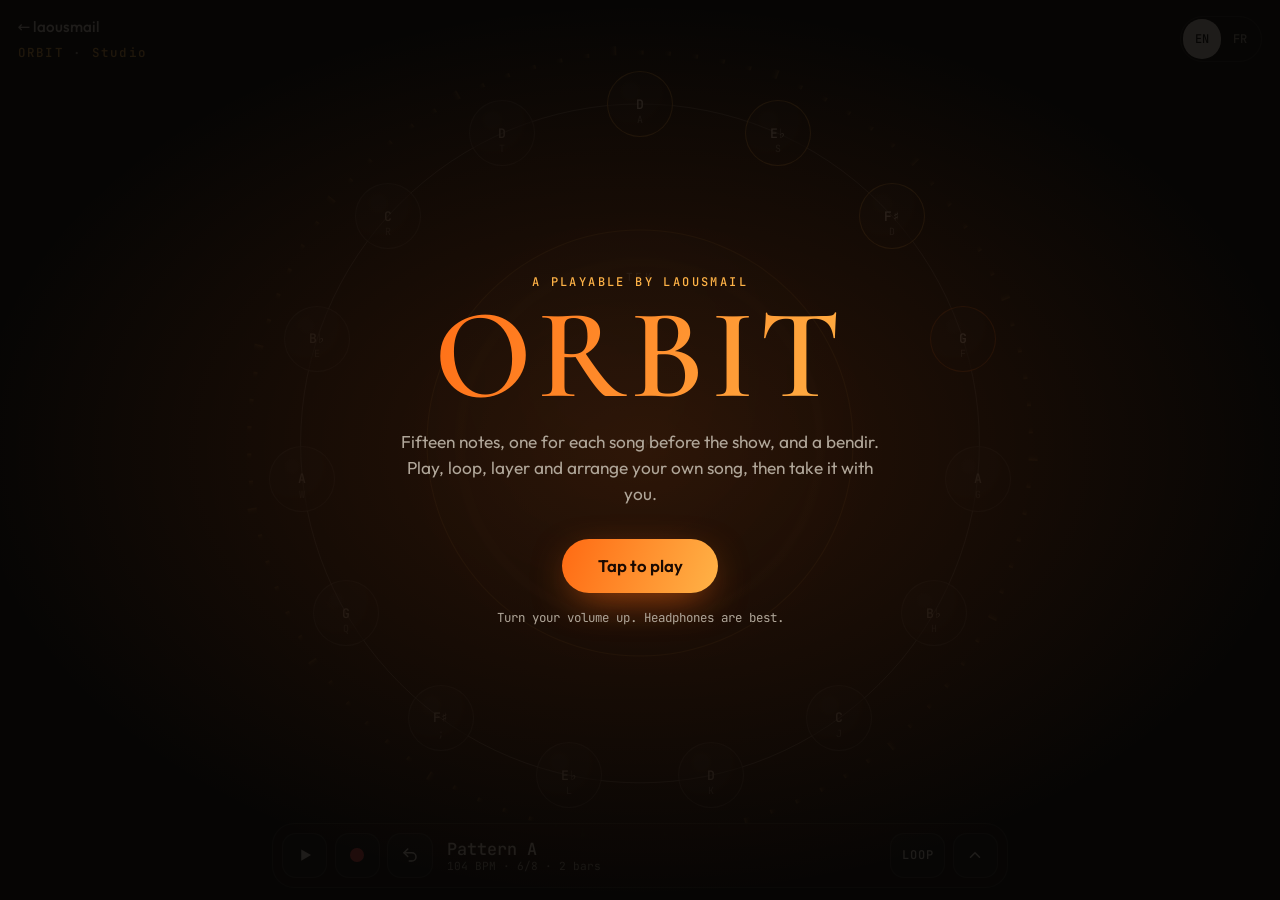
<file: play/index.html>
<!doctype html>
<html lang="en" data-theme="dark">
<head>
<meta charset="UTF-8" />
<meta http-equiv="Content-Security-Policy" content="default-src 'self'; script-src 'self' 'unsafe-inline'; style-src 'self' 'unsafe-inline'; font-src 'self'; img-src 'self' data: blob:; media-src 'self' blob: data:; connect-src 'self' https://cloud.umami.is; object-src 'none'; base-uri 'self'; form-action 'none'" />
<style>html{background:#070605;color-scheme:dark}</style>
<script>(function(){try{var l=localStorage.getItem("laousmail-lang");document.documentElement.lang=l==="fr"?"fr":"en"}catch(e){}document.documentElement.classList.add("js")})();</script>
<meta name="viewport" content="width=device-width, initial-scale=1, viewport-fit=cover" />
<meta name="description" content="ORBIT, a playable by laousmail: 15 notes, one for each song, a bendir and a drone. Loop, layer, arrange and bounce a song in your browser, free to use in your own music." />
<meta name="theme-color" content="#070605" />
<link rel="canonical" href="https://laousmail.com/play/" />
<meta property="og:type" content="website" />
<meta property="og:title" content="ORBIT · a playable by laousmail" />
<meta property="og:description" content="15 notes, one for each song. Loop, layer, arrange, and bounce your song." />
<meta property="og:image" content="https://laousmail.com/media/portrait-guitar.webp" />
<link rel="icon" type="image/svg+xml" href="../favicon.svg" />
<link rel="preload" href="../fonts/outfit-latin.woff2" as="font" type="font/woff2" crossorigin />
<link rel="preload" href="../fonts/cormorant-garamond-latin.woff2" as="font" type="font/woff2" crossorigin />
<link rel="preload" href="../fonts/jetbrains-mono-latin.woff2" as="font" type="font/woff2" crossorigin />
<link rel="stylesheet" href="../fonts.css" />
<link rel="stylesheet" href="play.css" />
<title>ORBIT · a playable by laousmail</title>
</head>
<body>
<canvas class="field" data-field aria-hidden="true"></canvas>

<header class="corner corner-tl">
  <a class="back" href="../"><span aria-hidden="true">←</span> laousmail</a>
  <h1 class="title">ORBIT <span>·</span> <span data-lang="en">Studio</span><span data-lang="fr">Studio</span></h1>
</header>

<div class="corner corner-tr">
  <div class="lang" role="group" aria-label="Language">
    <button type="button" data-lang-btn="en" aria-pressed="true">EN</button>
    <button type="button" data-lang-btn="fr" aria-pressed="false">FR</button>
  </div>
</div>

<!-- The instrument -->
<main class="stage" data-stage aria-label="ORBIT instrument">
  <div class="ring" data-ring role="group" aria-label="15 notes"></div>
  <!-- One drum, two strokes, like a real bendir: dum in the centre, tek at the rim -->
  <button type="button" class="bendir" data-bendir aria-label="Bendir: centre plays dum (V key), rim plays tek (B key)">
    <span class="bendir-rim" aria-hidden="true">tek</span>
    <span class="bendir-face" aria-hidden="true">dum</span>
  </button>
</main>

<!-- The studio: transport always visible, five panels behind tabs -->
<section class="dock" data-dock aria-label="Studio">
  <div class="dock-bar">
    <button type="button" class="tbtn play" data-play aria-pressed="false" aria-label="Play">
      <svg class="i-play" viewBox="0 0 24 24" width="18" height="18" fill="currentColor" aria-hidden="true"><path d="M7 4.5v15l13-7.5z"/></svg>
      <svg class="i-stop" viewBox="0 0 24 24" width="16" height="16" fill="currentColor" aria-hidden="true"><path d="M6 6h12v12H6z"/></svg>
    </button>
    <button type="button" class="tbtn rec" data-rec aria-pressed="false" aria-label="Record">
      <i aria-hidden="true"></i>
    </button>
    <button type="button" class="tbtn" data-undo aria-label="Undo last layer">
      <svg viewBox="0 0 24 24" width="18" height="18" fill="none" stroke="currentColor" stroke-width="2" stroke-linecap="round" stroke-linejoin="round" aria-hidden="true"><path d="M9 14 4 9l5-5"/><path d="M4 9h10.5a5.5 5.5 0 0 1 0 11H11"/></svg>
    </button>
    <div class="readout" aria-live="off">
      <strong data-pos>1.1</strong>
      <span data-pos-sub>104 BPM · 6/8</span>
    </div>
    <button type="button" class="tbtn mode" data-mode aria-pressed="false">
      <span data-mode-label>Loop</span>
    </button>
    <button type="button" class="tbtn expand" data-expand aria-expanded="false" aria-controls="dock-panels" aria-label="Open studio">
      <svg viewBox="0 0 24 24" width="18" height="18" fill="none" stroke="currentColor" stroke-width="2" stroke-linecap="round" aria-hidden="true"><path d="m6 15 6-6 6 6"/></svg>
    </button>
  </div>

  <div class="dock-panels" id="dock-panels" data-panels hidden>
    <div class="tabs" role="tablist" aria-label="Studio sections">
      <button type="button" role="tab" data-tab="loop" aria-selected="true"><span data-lang="en">Loop</span><span data-lang="fr">Boucle</span></button>
      <button type="button" role="tab" data-tab="arrange" aria-selected="false"><span data-lang="en">Arrange</span><span data-lang="fr">Arranger</span></button>
      <button type="button" role="tab" data-tab="mix" aria-selected="false"><span data-lang="en">Mix</span><span data-lang="fr">Mix</span></button>
      <button type="button" role="tab" data-tab="setup" aria-selected="false"><span data-lang="en">Setup</span><span data-lang="fr">Réglages</span></button>
      <button type="button" role="tab" data-tab="file" aria-selected="false"><span data-lang="en">File</span><span data-lang="fr">Fichier</span></button>
    </div>

    <!-- Loop: patterns and their layers -->
    <div class="panel" role="tabpanel" data-panel="loop">
      <div class="row">
        <span class="label"><span data-lang="en">Pattern</span><span data-lang="fr">Motif</span></span>
        <div class="seg" data-patterns role="group" aria-label="Patterns"></div>
        <button type="button" class="chipbtn" data-pat-drone aria-pressed="false"><i aria-hidden="true"></i><span data-lang="en">Drone</span><span data-lang="fr">Bourdon</span></button>
        <button type="button" class="chipbtn" data-pat-groove aria-pressed="false"><i aria-hidden="true"></i><span data-lang="en">Groove</span><span data-lang="fr">Groove</span></button>
      </div>
      <ul class="layers" data-layers></ul>
      <div class="row end">
        <button type="button" class="textbtn" data-copy-pattern><span data-lang="en">Copy to next empty</span><span data-lang="fr">Copier vers un motif vide</span></button>
        <button type="button" class="textbtn danger" data-clear-pattern><span data-lang="en">Clear pattern</span><span data-lang="fr">Vider le motif</span></button>
      </div>
    </div>

    <!-- Arrange: the song, as a chain of patterns -->
    <div class="panel" role="tabpanel" data-panel="arrange" hidden>
      <p class="hint"><span data-lang="en">Build the song from patterns. In Song mode the transport plays this chain.</span><span data-lang="fr">Construis la chanson avec les motifs. En mode Chanson, la lecture suit cette suite.</span></p>
      <ol class="arrangement" data-arrangement></ol>
      <div class="row">
        <span class="label"><span data-lang="en">Add</span><span data-lang="fr">Ajouter</span></span>
        <div class="seg" data-arr-add role="group" aria-label="Add pattern to the song"></div>
        <button type="button" class="textbtn danger" data-arr-clear><span data-lang="en">Clear song</span><span data-lang="fr">Vider la chanson</span></button>
      </div>
      <p class="hint" data-arr-length></p>
    </div>

    <!-- Mix -->
    <div class="panel" role="tabpanel" data-panel="mix" hidden>
      <div class="mixer" data-mixer></div>
    </div>

    <!-- Setup -->
    <div class="panel" role="tabpanel" data-panel="setup" hidden>
      <div class="row">
        <span class="label">Tempo</span>
        <button type="button" class="chipbtn sq" data-bpm-down aria-label="Slower">−</button>
        <input class="bpm" data-bpm type="range" min="60" max="160" step="1" value="104" aria-label="Tempo, beats per minute" />
        <button type="button" class="chipbtn sq" data-bpm-up aria-label="Faster">+</button>
        <strong class="bpm-val" data-bpm-val>104</strong>
      </div>
      <div class="row">
        <span class="label"><span data-lang="en">Meter</span><span data-lang="fr">Mesure</span></span>
        <div class="seg" data-meter role="group" aria-label="Meter">
          <button type="button" data-v="6/8">6/8</button><button type="button" data-v="4/4">4/4</button>
        </div>
        <span class="label"><span data-lang="en">Bars</span><span data-lang="fr">Mesures</span></span>
        <div class="seg" data-bars role="group" aria-label="Loop length in bars">
          <button type="button" data-v="1">1</button><button type="button" data-v="2">2</button><button type="button" data-v="4">4</button>
        </div>
      </div>
      <div class="row">
        <span class="label">Quantize</span>
        <div class="seg" data-quant role="group" aria-label="Quantize">
          <button type="button" data-v="0"><span data-lang="en">Off</span><span data-lang="fr">Non</span></button><button type="button" data-v="0.5">1/8</button><button type="button" data-v="0.25">1/16</button>
        </div>
        <button type="button" class="chipbtn" data-click aria-pressed="true"><i aria-hidden="true"></i><span data-lang="en">Click</span><span data-lang="fr">Métronome</span></button>
      </div>
    </div>

    <!-- File -->
    <div class="panel" role="tabpanel" data-panel="file" hidden>
      <div class="row">
        <button type="button" class="chipbtn strong" data-bounce="song"><span data-lang="en">Bounce song (WAV)</span><span data-lang="fr">Exporter la chanson (WAV)</span></button>
        <button type="button" class="chipbtn" data-bounce="loop"><span data-lang="en">Bounce loop</span><span data-lang="fr">Exporter la boucle</span></button>
      </div>
      <p class="take" data-take hidden></p>
      <div class="row">
        <button type="button" class="chipbtn" data-save><span data-lang="en">Save project</span><span data-lang="fr">Enregistrer le projet</span></button>
        <label class="chipbtn" for="open-project"><span data-lang="en">Open project</span><span data-lang="fr">Ouvrir un projet</span></label>
        <input id="open-project" class="visually-hidden" type="file" accept=".json,application/json" data-open />
        <button type="button" class="textbtn danger" data-new><span data-lang="en">New project</span><span data-lang="fr">Nouveau projet</span></button>
      </div>
      <p class="hint">
        <span data-lang="en">Your project saves on this device as you go. Free to use in your own music. Credit laousmail.</span>
        <span data-lang="fr">Ton projet s’enregistre sur cet appareil au fur et à mesure. Libre d’utilisation dans ta musique. Crédite laousmail.</span>
      </p>
      <p class="hint keys">
        <span data-lang="en">Keys: A–; and Q–T play notes · V dum · B tek · Space play/stop · Shift+R record · ⌘/Ctrl+Z undo</span>
        <span data-lang="fr">Touches: A–; et Q–T jouent les notes · V dum · B tek · Espace lecture/stop · Maj+R enregistrer · ⌘/Ctrl+Z annuler</span>
      </p>
    </div>
  </div>
</section>

<!-- Start: audio needs a tap before it can play -->
<div class="start" data-start>
  <div class="start-card">
    <p class="start-kicker"><span data-lang="en">A playable by laousmail</span><span data-lang="fr">Un jouable de laousmail</span></p>
    <h2>ORBIT</h2>
    <p class="start-lead">
      <span data-lang="en">Fifteen notes, one for each song before the show, and a bendir. Play, loop, layer and arrange your own song, then take it with you.</span>
      <span data-lang="fr">Quinze notes, une pour chaque chanson avant le spectacle, et un bendir. Joue, boucle, superpose et arrange ta chanson, puis emporte-la.</span>
    </p>
    <button type="button" class="start-btn" data-begin>
      <span data-lang="en">Tap to play</span><span data-lang="fr">Touche pour jouer</span>
    </button>
    <p class="start-note"><span data-lang="en">Turn your volume up. Headphones are best.</span><span data-lang="fr">Monte le volume. Avec un casque, c’est mieux.</span></p>
  </div>
</div>

<!-- Shown only if the phone keeps the sound paused -->
<button type="button" class="sound-note" data-sound-note hidden>
  <span data-lang="en">Sound is paused. Tap here to turn it on.</span>
  <span data-lang="fr">Le son est en pause. Touche ici pour l’activer.</span>
</button>

<div class="toast" data-toast role="status" hidden></div>
<p class="visually-hidden" aria-live="polite" data-status></p>

<script src="play.js" defer></script>
<script src="../stats.js" defer></script>
</body>
</html>
</file>
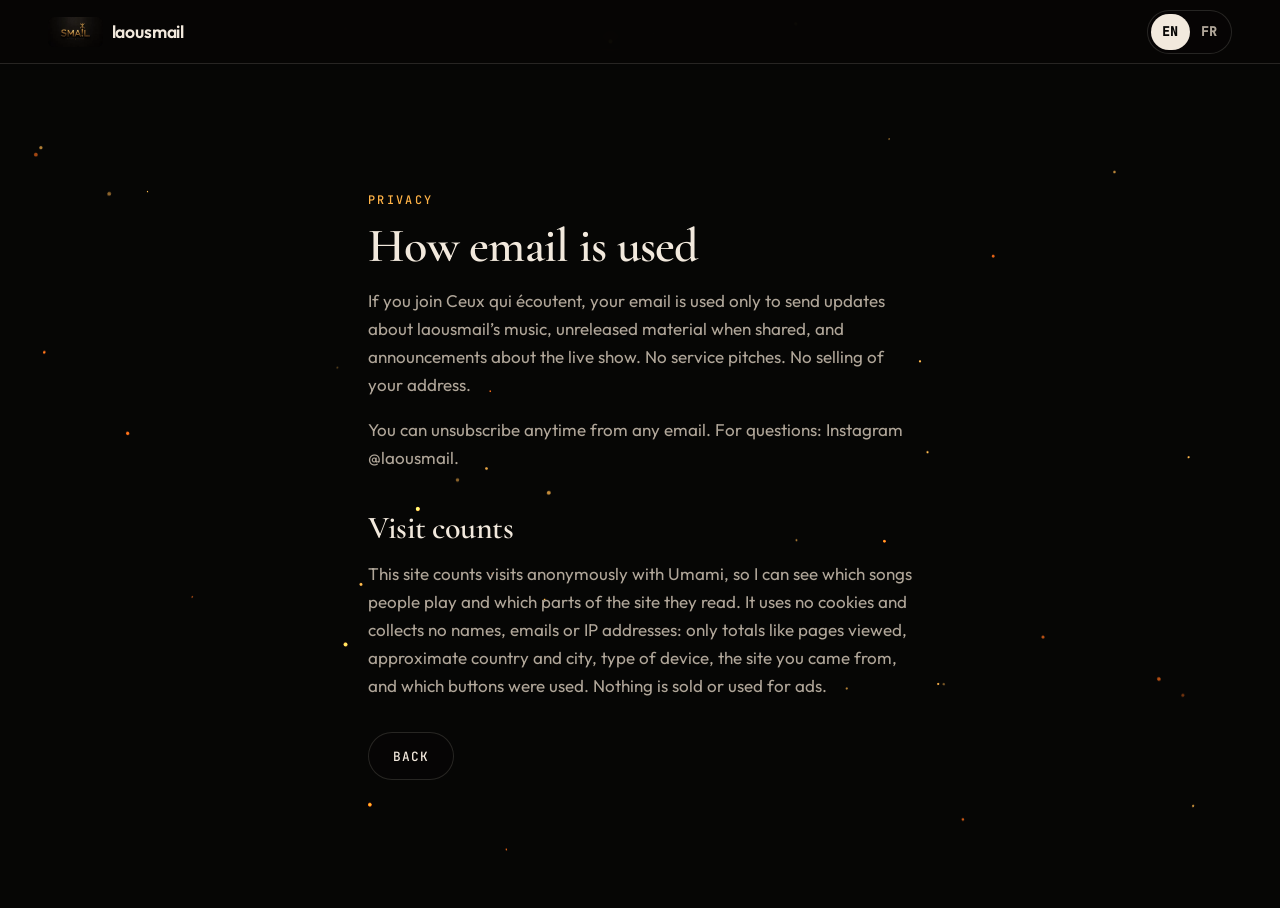
<file: privacy.html>
<!doctype html>
<html lang="en" data-theme="dark">
<head>
<meta charset="UTF-8" />
<meta http-equiv="Content-Security-Policy" content="default-src 'self'; script-src 'self' 'unsafe-inline' https://*.mailerlite.com https://mailerlite.com; style-src 'self' 'unsafe-inline' https://*.mailerlite.com https://mailerlite.com; font-src 'self' data: https://*.mailerlite.com https://mailerlite.com; img-src 'self' data: blob: https://*.spotifycdn.com https://i.scdn.co https://*.mailerlite.com https://mailerlite.com; media-src 'self' blob: https://p.scdn.co; connect-src 'self' https://cloud.umami.is https://*.mailerlite.com https://mailerlite.com; frame-src https://*.mailerlite.com https://mailerlite.com; form-action 'self' https://*.mailerlite.com https://mailerlite.com; object-src 'none'; base-uri 'self'" />
<meta name="viewport" content="width=device-width, initial-scale=1, viewport-fit=cover" />
<meta name="theme-color" content="#070605" />
<style>html{background:#070605;color-scheme:dark}html[data-theme=light]{background:#f6f1ea;color-scheme:light}</style>
<script>(function(){try{var t=localStorage.getItem("laousmail-theme");if(t!=="light"&&t!=="dark")t="dark";document.documentElement.setAttribute("data-theme",t);var m=document.querySelector('meta[name="theme-color"]');if(m)m.setAttribute("content",t==="light"?"#f6f1ea":"#070605")}catch(e){document.documentElement.setAttribute("data-theme","dark")}})();</script>
<meta name="mobile-web-app-capable" content="yes" />
<meta name="apple-mobile-web-app-capable" content="yes" />
<meta name="apple-mobile-web-app-status-bar-style" content="black-translucent" />
<meta name="description" content="Privacy note for laousmail fan updates: how email is used for songs and show announcements." />
<meta name="robots" content="index, follow" />
<link rel="canonical" href="https://laousmail.com/privacy.html" />
<link rel="icon" type="image/svg+xml" href="favicon.svg" />
<link rel="preload" href="fonts/outfit-latin.woff2" as="font" type="font/woff2" crossorigin />
<link rel="preload" href="fonts/cormorant-garamond-latin.woff2" as="font" type="font/woff2" crossorigin />
<link rel="preload" href="fonts/jetbrains-mono-latin.woff2" as="font" type="font/woff2" crossorigin />
<link rel="stylesheet" href="fonts.css" />
<link rel="stylesheet" href="site.css" />
<link rel="stylesheet" href="orbit.css" />
<title>Privacy · laousmail</title>
</head>
<body>
<header class="nav">
  <a class="brand" href="index.html" aria-label="laousmail"><img class="brand-mark" src="media/brand-smail.webp" alt="SMA!L" width="120" height="66" /><span class="brand-name">laousmail</span></a>
  <div class="tools">
    <div class="lang" role="group" aria-label="Language">
      <button type="button" data-lang-btn="en" aria-pressed="true">EN</button>
      <button type="button" data-lang-btn="fr" aria-pressed="false">FR</button>
    </div>
  </div>
</header>
<main class="sec" style="max-width:40rem;margin:0 auto">
  <p class="eyebrow">
    <span data-lang="en">Privacy</span><span data-lang="fr">Confidentialité</span>
  </p>
  <h1 style="font-family:'Cormorant Garamond',Georgia,serif;font-size:clamp(2rem,5vw,3rem);margin:0 0 1rem">
    <span data-lang="en">How email is used</span>
    <span data-lang="fr">Comment l’email est utilisé</span>
  </h1>
  <p style="color:var(--mute)">
    <span data-lang="en">If you join Ceux qui écoutent, your email is used only to send updates about laousmail’s music, unreleased material when shared, and announcements about the live show. No service pitches. No selling of your address.</span>
    <span data-lang="fr">Si tu rejoins Ceux qui écoutent, ton email sert uniquement à t’envoyer des nouvelles de la musique de laousmail, du matériel inédit quand il est partagé, et des annonces sur le spectacle. Pas de pitch de services. Pas de revente de ton adresse.</span>
  </p>
  <p style="color:var(--mute)">
    <span data-lang="en">You can unsubscribe anytime from any email. For questions: Instagram @laousmail.</span>
    <span data-lang="fr">Tu peux te désinscrire à tout moment depuis n’importe quel email. Pour toute question : Instagram @laousmail.</span>
  </p>
  <h2 style="font-family:'Cormorant Garamond',Georgia,serif;font-size:clamp(1.5rem,4vw,2rem);margin:2.5rem 0 1rem">
    <span data-lang="en">Visit counts</span>
    <span data-lang="fr">Statistiques de visite</span>
  </h2>
  <p style="color:var(--mute)">
    <span data-lang="en">This site counts visits anonymously with Umami, so I can see which songs people play and which parts of the site they read. It uses no cookies and collects no names, emails or IP addresses: only totals like pages viewed, approximate country and city, type of device, the site you came from, and which buttons were used. Nothing is sold or used for ads.</span>
    <span data-lang="fr">Ce site compte les visites de façon anonyme avec Umami, pour que je sache quelles chansons sont écoutées et quelles parties du site sont lues. Il n’utilise aucun témoin (cookie) et ne recueille ni nom, ni email, ni adresse IP: seulement des totaux comme les pages vues, le pays et la ville approximatifs, le type d’appareil, le site d’où tu viens, et les boutons utilisés. Rien n’est vendu ni utilisé pour de la publicité.</span>
  </p>
  <p style="margin-top:2rem"><a class="btn ghost" href="index.html"><span data-lang="en">Back</span><span data-lang="fr">Retour</span></a></p>
</main>
<script src="artist.js" defer></script>
<script src="field.js" defer></script>
<script src="stats.js" defer></script>
</body>
</html>
</file>
<file: fonts.css>
/* Fonts, served from this site (variable files: one per family and alphabet). */

@font-face {
  font-family: "Cormorant Garamond";
  font-style: normal;
  font-weight: 500 600;
  font-display: swap;
  src: url("fonts/cormorant-garamond-latin-ext.woff2") format("woff2");
  unicode-range: U+0100-02BA, U+02BD-02C5, U+02C7-02CC, U+02CE-02D7, U+02DD-02FF, U+0304, U+0308, U+0329, U+1D00-1DBF, U+1E00-1E9F, U+1EF2-1EFF, U+2020, U+20A0-20AB, U+20AD-20C4, U+2113, U+2C60-2C7F, U+A720-A7FF;
}

@font-face {
  font-family: "Cormorant Garamond";
  font-style: normal;
  font-weight: 500 600;
  font-display: swap;
  src: url("fonts/cormorant-garamond-latin.woff2") format("woff2");
  unicode-range: U+0000-00FF, U+0131, U+0152-0153, U+02BB-02BC, U+02C6, U+02DA, U+02DC, U+0304, U+0308, U+0329, U+2000-206F, U+20AC, U+2122, U+2191, U+2193, U+2212, U+2215, U+FEFF, U+FFFD;
}

@font-face {
  font-family: "JetBrains Mono";
  font-style: normal;
  font-weight: 400 500;
  font-display: swap;
  src: url("fonts/jetbrains-mono-latin-ext.woff2") format("woff2");
  unicode-range: U+0100-02BA, U+02BD-02C5, U+02C7-02CC, U+02CE-02D7, U+02DD-02FF, U+0304, U+0308, U+0329, U+1D00-1DBF, U+1E00-1E9F, U+1EF2-1EFF, U+2020, U+20A0-20AB, U+20AD-20C4, U+2113, U+2C60-2C7F, U+A720-A7FF;
}

@font-face {
  font-family: "JetBrains Mono";
  font-style: normal;
  font-weight: 400 500;
  font-display: swap;
  src: url("fonts/jetbrains-mono-latin.woff2") format("woff2");
  unicode-range: U+0000-00FF, U+0131, U+0152-0153, U+02BB-02BC, U+02C6, U+02DA, U+02DC, U+0304, U+0308, U+0329, U+2000-206F, U+20AC, U+2122, U+2191, U+2193, U+2212, U+2215, U+FEFF, U+FFFD;
}

@font-face {
  font-family: "Outfit";
  font-style: normal;
  font-weight: 300 600;
  font-display: swap;
  src: url("fonts/outfit-latin-ext.woff2") format("woff2");
  unicode-range: U+0100-02BA, U+02BD-02C5, U+02C7-02CC, U+02CE-02D7, U+02DD-02FF, U+0304, U+0308, U+0329, U+1D00-1DBF, U+1E00-1E9F, U+1EF2-1EFF, U+2020, U+20A0-20AB, U+20AD-20C4, U+2113, U+2C60-2C7F, U+A720-A7FF;
}

@font-face {
  font-family: "Outfit";
  font-style: normal;
  font-weight: 300 600;
  font-display: swap;
  src: url("fonts/outfit-latin.woff2") format("woff2");
  unicode-range: U+0000-00FF, U+0131, U+0152-0153, U+02BB-02BC, U+02C6, U+02DA, U+02DC, U+0304, U+0308, U+0329, U+2000-206F, U+20AC, U+2122, U+2191, U+2193, U+2212, U+2215, U+FEFF, U+FFFD;
}
</file>
<file: play/play.css>
/* ORBIT · Studio — a playable by laousmail.
   The instrument fills the screen: the canvas draws the sound, the ring of
   pads plays it, and the ring doubles as a circular timeline when looping.
   The studio dock sits at the bottom: transport always visible, panels
   behind tabs. Labels use a small mono face. */

:root {
  --bg: #070605;
  --bg2: #120e0b;
  --ink: #f2e9dd;
  --mute: #b0a699;
  --line: rgba(242, 233, 221, 0.14);
  --hot: #ff6a13;
  --gold: #ffb347;
  --rec: #ff4b4b;
  --on: #1a0a02;
  --mono: "JetBrains Mono", ui-monospace, monospace;
  --sans: "Outfit", system-ui, sans-serif;
  --serif: "Cormorant Garamond", Georgia, serif;
  --ease: cubic-bezier(0.22, 1, 0.36, 1);
  --dock-h: 72px;
  color-scheme: dark;
}

*,
*::before,
*::after {
  box-sizing: border-box;
}

html,
body {
  height: 100%;
}

body {
  margin: 0;
  overflow: hidden;
  background: var(--bg);
  color: var(--ink);
  font: 400 1rem/1.5 var(--sans);
  -webkit-font-smoothing: antialiased;
  touch-action: none;
  -webkit-user-select: none;
  user-select: none;
}

html[lang="en"] [data-lang="fr"],
html[lang="fr"] [data-lang="en"] {
  display: none !important;
}

[hidden] {
  display: none !important;
}

button,
input,
label {
  font: inherit;
  color: inherit;
}

:focus-visible {
  outline: 2px solid var(--gold);
  outline-offset: 3px;
}

.visually-hidden {
  position: absolute !important;
  width: 1px;
  height: 1px;
  overflow: hidden;
  clip: rect(0, 0, 0, 0);
  white-space: nowrap;
}

.field {
  position: fixed;
  inset: 0;
  width: 100%;
  height: 100%;
  display: block;
}

/* ——— Corners ——— */
.corner {
  position: fixed;
  z-index: 5;
  margin: 0;
  font-family: var(--mono);
  font-size: 0.78rem;
  letter-spacing: 0.04em;
  color: var(--mute);
}

.corner-tl {
  top: calc(1rem + env(safe-area-inset-top));
  left: 1.1rem;
}

.corner-tr {
  top: calc(1rem + env(safe-area-inset-top));
  right: 1.1rem;
}

.back {
  color: var(--ink);
  text-decoration: none;
  font-family: var(--sans);
  font-size: 0.95rem;
  font-weight: 500;
  letter-spacing: 0;
}

.back:hover {
  color: var(--gold);
}

.title {
  margin: 0.35rem 0 0;
  font: 500 0.78rem var(--mono);
  letter-spacing: 0.18em;
  color: var(--gold);
}

.title span:first-child {
  color: var(--mute);
}

.lang {
  display: flex;
  border: 1px solid var(--line);
  border-radius: 99px;
  padding: 2px;
}

.lang button {
  min-width: 2.4rem;
  min-height: 2.5rem;
  border: 0;
  border-radius: 99px;
  background: none;
  color: var(--mute);
  font: 500 0.75rem var(--mono);
  cursor: pointer;
}

.lang button[aria-pressed="true"] {
  background: var(--ink);
  color: var(--bg);
}

/* ——— The instrument ——— */
.stage {
  position: fixed;
  inset: 0;
  z-index: 2;
}

.ring {
  position: absolute;
  inset: 0;
}

.pad {
  position: absolute;
  left: 0;
  top: 0;
  display: grid;
  place-items: center;
  width: var(--pad, 56px);
  height: var(--pad, 56px);
  padding: 0;
  border: 1.5px solid color-mix(in srgb, var(--ink) 22%, transparent);
  border-radius: 50%;
  background: radial-gradient(circle at 35% 30%, rgba(255, 255, 255, 0.08), rgba(7, 6, 5, 0.75) 70%);
  color: var(--mute);
  cursor: pointer;
  transform: translate(-50%, -50%);
  transition: border-color 0.25s, color 0.25s, box-shadow 0.4s var(--ease), scale 0.25s var(--ease);
  touch-action: none;
}

.pad b {
  font: 500 0.82rem var(--mono);
  pointer-events: none;
}

.pad small {
  position: absolute;
  bottom: 16%;
  font: 400 0.62rem var(--mono);
  opacity: 0.55;
  pointer-events: none;
}

@media (hover: none) {
  .pad small {
    display: none;
  }
}

.pad.is-out {
  border-color: color-mix(in srgb, var(--gold) 70%, transparent);
  color: var(--ink);
}

.pad.is-studio {
  border-color: color-mix(in srgb, var(--hot) 75%, transparent);
  color: var(--ink);
}

.pad.is-hit {
  color: var(--on);
  background: var(--gold);
  border-color: var(--gold);
  box-shadow: 0 0 34px 6px color-mix(in srgb, var(--gold) 60%, transparent);
  scale: 1.12;
  transition: none;
}

.pad.is-studio.is-hit {
  background: var(--hot);
  border-color: var(--hot);
}

.bendir {
  position: absolute;
  left: 50%;
  top: 50%;
  display: grid;
  place-items: center;
  width: var(--core, 150px);
  height: var(--core, 150px);
  border: 1.5px solid color-mix(in srgb, var(--gold) 40%, transparent);
  border-radius: 50%;
  background:
    radial-gradient(circle, transparent 58%, rgba(255, 179, 71, 0.08) 59% 61%, transparent 62%),
    radial-gradient(circle at 40% 35%, rgba(255, 220, 170, 0.12), rgba(7, 6, 5, 0.55) 70%);
  cursor: pointer;
  transform: translate(-50%, -50%);
  transition: scale 0.3s var(--ease), border-color 0.2s;
  touch-action: none;
}

.bendir-face,
.bendir-rim {
  position: absolute;
  left: 50%;
  font: 500 0.7rem var(--mono);
  letter-spacing: 0.2em;
  text-transform: uppercase;
  color: var(--mute);
  pointer-events: none;
  transform: translateX(-50%);
}

.bendir-face {
  top: 50%;
  translate: 0 -50%;
}

.bendir-rim {
  top: 9%;
  opacity: 0.8;
}

.bendir.is-hit {
  scale: 0.96;
  border-color: var(--gold);
  transition: none;
}

.bendir.is-rim .bendir-rim,
.bendir.is-hit:not(.is-rim) .bendir-face {
  color: var(--gold);
}

/* ——— The studio dock ——— */
.dock {
  position: fixed;
  left: 50%;
  bottom: calc(0.75rem + env(safe-area-inset-bottom));
  z-index: 6;
  width: min(calc(100% - 1.5rem), 46rem);
  border: 1px solid var(--line);
  border-radius: 22px;
  background: rgba(14, 11, 9, 0.9);
  -webkit-backdrop-filter: blur(16px);
  backdrop-filter: blur(16px);
  box-shadow: 0 20px 50px -20px rgba(0, 0, 0, 0.8);
  transform: translateX(-50%);
  font-family: var(--mono);
  font-size: 0.78rem;
}

.dock-bar {
  display: flex;
  align-items: center;
  gap: 0.45rem;
  padding: 0.55rem;
}

.tbtn {
  display: grid;
  place-items: center;
  flex: 0 0 auto;
  min-width: 2.85rem;
  height: 2.85rem;
  padding: 0 0.7rem;
  border: 1px solid var(--line);
  border-radius: 14px;
  background: rgba(255, 255, 255, 0.03);
  color: var(--ink);
  font: 500 0.75rem var(--mono);
  letter-spacing: 0.06em;
  text-transform: uppercase;
  cursor: pointer;
  transition: border-color 0.2s, background 0.2s, color 0.2s;
}

.tbtn:hover {
  border-color: var(--gold);
}

.tbtn:disabled {
  opacity: 0.4;
  cursor: default;
}

.tbtn.play .i-stop,
.tbtn.play[aria-pressed="true"] .i-play {
  display: none;
}

.tbtn.play[aria-pressed="true"] .i-stop {
  display: block;
}

.tbtn.play[aria-pressed="true"] {
  background: var(--gold);
  border-color: var(--gold);
  color: var(--on);
}

.tbtn.rec i {
  width: 14px;
  height: 14px;
  border-radius: 50%;
  background: var(--rec);
}

.tbtn.rec[aria-pressed="true"] {
  border-color: var(--rec);
  background: color-mix(in srgb, var(--rec) 18%, transparent);
}

.tbtn.rec[aria-pressed="true"] i {
  box-shadow: 0 0 12px var(--rec);
  animation: blink 0.9s steps(2, start) infinite;
}

@keyframes blink {
  to { opacity: 0.35; }
}

.tbtn.mode[aria-pressed="true"] {
  border-color: var(--gold);
  color: var(--gold);
}

.tbtn.expand svg {
  transition: rotate 0.25s var(--ease);
}

.tbtn.expand[aria-expanded="true"] svg {
  rotate: 180deg;
}

.readout {
  display: grid;
  flex: 1 1 auto;
  min-width: 0;
  padding: 0 0.4rem;
  line-height: 1.2;
}

.readout strong {
  overflow: hidden;
  text-overflow: ellipsis;
  white-space: nowrap;
  font: 500 1.05rem var(--mono);
  color: var(--ink);
  font-variant-numeric: tabular-nums;
}

.readout span {
  overflow: hidden;
  color: var(--mute);
  font-size: 0.7rem;
  text-overflow: ellipsis;
  white-space: nowrap;
}

.readout.is-counting strong {
  color: var(--rec);
}

.dock-panels {
  border-top: 1px solid var(--line);
}

.tabs {
  display: flex;
  gap: 0.15rem;
  padding: 0.45rem 0.55rem 0;
  overflow-x: auto;
  scrollbar-width: none;
}

.tabs button {
  flex: 1 0 auto;
  min-height: 2.5rem;
  padding: 0 0.7rem;
  border: 0;
  border-radius: 10px;
  background: none;
  color: var(--mute);
  font: 500 0.72rem var(--mono);
  letter-spacing: 0.08em;
  text-transform: uppercase;
  cursor: pointer;
}

.tabs button[aria-selected="true"] {
  background: rgba(255, 179, 71, 0.12);
  color: var(--gold);
}

.panel {
  display: grid;
  gap: 0.6rem;
  max-height: min(34vh, 16rem);
  overflow-y: auto;
  padding: 0.7rem 0.75rem 0.85rem;
  overscroll-behavior: contain;
  touch-action: pan-y;
}

.row {
  display: flex;
  flex-wrap: wrap;
  align-items: center;
  gap: 0.45rem;
}

.row.end {
  justify-content: flex-end;
}

.label {
  color: var(--mute);
  font-size: 0.7rem;
  letter-spacing: 0.1em;
  text-transform: uppercase;
}

.hint {
  margin: 0;
  color: var(--mute);
  font-size: 0.72rem;
  line-height: 1.5;
}

.seg {
  display: inline-flex;
  padding: 2px;
  border: 1px solid var(--line);
  border-radius: 12px;
}

.seg button {
  min-width: 2.5rem;
  min-height: 2.4rem;
  padding: 0 0.6rem;
  border: 0;
  border-radius: 10px;
  background: none;
  color: var(--mute);
  font: 500 0.78rem var(--mono);
  cursor: pointer;
}

.seg button[aria-pressed="true"] {
  background: var(--ink);
  color: var(--bg);
}

.seg button.has-content:not([aria-pressed="true"]) {
  color: var(--gold);
}

.chipbtn {
  display: inline-flex;
  align-items: center;
  gap: 0.45rem;
  min-height: 2.5rem;
  padding: 0 0.85rem;
  border: 1px solid var(--line);
  border-radius: 12px;
  background: rgba(255, 255, 255, 0.03);
  color: var(--ink);
  font: 500 0.74rem var(--mono);
  letter-spacing: 0.04em;
  cursor: pointer;
}

.chipbtn:hover {
  border-color: var(--gold);
}

.chipbtn.sq {
  justify-content: center;
  min-width: 2.5rem;
  padding: 0;
  font-size: 1rem;
}

.chipbtn.strong {
  border-color: var(--gold);
  background: linear-gradient(110deg, var(--hot), var(--gold));
  color: var(--on);
}

.chipbtn i {
  width: 8px;
  height: 8px;
  border-radius: 50%;
  border: 1.5px solid var(--mute);
}

.chipbtn[aria-pressed="true"] {
  border-color: var(--gold);
}

.chipbtn[aria-pressed="true"] i {
  background: var(--gold);
  border-color: var(--gold);
  box-shadow: 0 0 8px var(--gold);
}

.textbtn {
  min-height: 2.5rem;
  padding: 0 0.4rem;
  border: 0;
  background: none;
  color: var(--mute);
  font: 500 0.72rem var(--mono);
  text-decoration: underline;
  text-underline-offset: 3px;
  cursor: pointer;
}

.textbtn:hover {
  color: var(--ink);
}

.textbtn.danger:hover {
  color: var(--rec);
}

/* Layers of the current pattern */
.layers {
  display: grid;
  gap: 0.35rem;
  margin: 0;
  padding: 0;
  list-style: none;
}

.layer {
  display: flex;
  align-items: center;
  gap: 0.55rem;
  min-height: 2.6rem;
  padding: 0.2rem 0.3rem 0.2rem 0.7rem;
  border: 1px solid var(--line);
  border-radius: 12px;
}

.layer-dot {
  flex: 0 0 auto;
  width: 10px;
  height: 10px;
  border-radius: 50%;
  background: var(--c, var(--gold));
  box-shadow: 0 0 8px var(--c, var(--gold));
}

.layer-name {
  flex: 1 1 auto;
  min-width: 0;
  overflow: hidden;
  color: var(--ink);
  text-overflow: ellipsis;
  white-space: nowrap;
}

.layer-name small {
  color: var(--mute);
  margin-left: 0.4rem;
}

.layer.is-muted .layer-dot {
  background: none;
  box-shadow: inset 0 0 0 1.5px var(--c, var(--gold));
}

.layer.is-muted .layer-name {
  color: var(--mute);
  text-decoration: line-through;
}

.layer button {
  min-width: 2.4rem;
  min-height: 2.3rem;
  border: 0;
  border-radius: 10px;
  background: none;
  color: var(--mute);
  font: 500 0.72rem var(--mono);
  cursor: pointer;
}

.layer button:hover {
  color: var(--ink);
}

.layers-empty {
  color: var(--mute);
  font-size: 0.74rem;
  line-height: 1.5;
}

/* Arrangement strip */
.arrangement {
  display: flex;
  flex-wrap: wrap;
  gap: 0.35rem;
  min-height: 2.8rem;
  margin: 0;
  padding: 0.35rem;
  border: 1px dashed var(--line);
  border-radius: 12px;
  list-style: none;
}

.block {
  position: relative;
  display: inline-flex;
  align-items: center;
  gap: 0.2rem;
  min-height: 2.3rem;
  padding: 0 0.15rem 0 0.7rem;
  border-radius: 10px;
  background: color-mix(in srgb, var(--c, var(--gold)) 22%, transparent);
  color: var(--ink);
  font-weight: 500;
}

.block.is-now {
  outline: 2px solid var(--gold);
}

.block button {
  min-width: 2rem;
  min-height: 2.1rem;
  border: 0;
  background: none;
  color: var(--mute);
  cursor: pointer;
}

.block button:hover {
  color: var(--rec);
}

.arr-empty {
  align-self: center;
  padding: 0 0.4rem;
  color: var(--mute);
  font-size: 0.72rem;
}

/* Mixer */
.mixer {
  display: grid;
  gap: 0.5rem;
}

.fader {
  display: grid;
  grid-template-columns: 6.5rem minmax(0, 1fr) 2.6rem;
  align-items: center;
  gap: 0.6rem;
}

.fader span {
  color: var(--mute);
  font-size: 0.72rem;
  letter-spacing: 0.06em;
  text-transform: uppercase;
}

.fader output {
  color: var(--ink);
  text-align: right;
  font-variant-numeric: tabular-nums;
}

input[type="range"] {
  width: 100%;
  min-height: 2.4rem;
  accent-color: var(--gold);
  touch-action: pan-x;
}

.bpm {
  flex: 1 1 8rem;
  min-width: 6rem;
}

.bpm-val {
  min-width: 2.6rem;
  font: 500 1rem var(--mono);
  text-align: right;
}

.take {
  margin: 0;
  color: var(--ink);
}

.take a {
  color: var(--gold);
}

/* ——— Start ——— */
.start {
  position: fixed;
  inset: 0;
  z-index: 10;
  display: grid;
  place-items: center;
  padding: 1.5rem;
  background: radial-gradient(60rem 40rem at 50% 50%, rgba(255, 106, 19, 0.14), transparent 70%), rgba(7, 6, 5, 0.9);
  transition: opacity 0.6s var(--ease), visibility 0.6s;
}

.start.is-gone {
  opacity: 0;
  visibility: hidden;
}

.start-card {
  max-width: 30rem;
  text-align: center;
}

.start-kicker {
  margin: 0 0 0.5rem;
  font: 500 0.75rem var(--mono);
  letter-spacing: 0.2em;
  text-transform: uppercase;
  color: var(--gold);
}

.start h2 {
  margin: 0;
  font: 600 clamp(4rem, 16vw, 8rem) / 0.9 var(--serif);
  letter-spacing: 0.04em;
  background: linear-gradient(110deg, var(--hot), var(--gold));
  -webkit-background-clip: text;
  background-clip: text;
  color: transparent;
}

.start-lead {
  margin: 1rem 0 2rem;
  color: var(--mute);
  font-size: 1.08rem;
}

.start-btn {
  min-height: 3.4rem;
  padding: 0 2.2rem;
  border: 0;
  border-radius: 99px;
  background: linear-gradient(110deg, var(--hot), var(--gold));
  color: var(--on);
  font-weight: 600;
  font-size: 1.05rem;
  cursor: pointer;
  box-shadow: 0 12px 40px -12px rgba(255, 106, 19, 0.8);
  transition: transform 0.2s var(--ease);
}

.start-btn:hover {
  transform: translateY(-2px);
}

.start-note {
  margin: 1rem 0 0;
  font: 400 0.78rem var(--mono);
  color: var(--mute);
}

/* Sound paused by the phone: one clear tap to bring it back */
.sound-note {
  position: fixed;
  left: 50%;
  top: 50%;
  z-index: 8;
  max-width: min(22rem, calc(100vw - 2rem));
  padding: 1rem 1.3rem;
  border: 1px solid var(--gold);
  border-radius: 18px;
  background: rgba(7, 6, 5, 0.92);
  color: var(--ink);
  font: 500 0.95rem var(--sans);
  cursor: pointer;
  transform: translate(-50%, -50%);
  box-shadow: 0 0 40px -6px rgba(255, 179, 71, 0.5);
}

.toast {
  position: fixed;
  left: 50%;
  bottom: calc(var(--dock-h) + 1.5rem + env(safe-area-inset-bottom));
  z-index: 7;
  max-width: calc(100vw - 2rem);
  padding: 0.6rem 1rem;
  border: 1px solid var(--line);
  border-radius: 12px;
  background: rgba(14, 11, 9, 0.95);
  color: var(--ink);
  font: 500 0.78rem var(--mono);
  transform: translateX(-50%);
  pointer-events: none;
}

/* ——— Small screens ——— */
@media (max-width: 520px) {
  .dock-bar {
    gap: 0.35rem;
    padding: 0.45rem;
  }

  .tbtn {
    min-width: 2.75rem;
    height: 2.75rem;
    padding: 0 0.55rem;
  }

  .readout strong {
    font-size: 0.95rem;
  }

  .fader {
    grid-template-columns: 5rem minmax(0, 1fr) 2.2rem;
  }
}

@media (max-width: 360px) {
  .readout span {
    display: none;
  }

  .tbtn.mode {
    padding: 0 0.4rem;
    font-size: 0.66rem;
  }
}

@media (prefers-reduced-motion: reduce) {
  .pad,
  .bendir,
  .start {
    transition: none;
  }

  .tbtn.rec[aria-pressed="true"] i {
    animation: none;
  }
}

/* ——— Short screens: a smaller panel, so the ring keeps its room ——— */
@media (max-height: 700px) {
  .panel {
    max-height: 22vh;
  }
}

/* ——— Phones on their side: the studio moves to the right, the ring stays on the left ——— */
@media (max-height: 500px) and (orientation: landscape) {
  .dock {
    left: auto;
    right: calc(0.75rem + env(safe-area-inset-right));
    bottom: calc(0.6rem + env(safe-area-inset-bottom));
    width: min(44vw, 24rem);
    transform: none;
  }

  .panel {
    max-height: calc(100dvh - 12.5rem);
  }
}
</file>
<file: site.css>
/* laousmail.com — gold and ember on a black stage.
   Two families: Cormorant Garamond (the voice) + Outfit (everything else). */

:root,
:root[data-theme="dark"] {
  --bg: #070605;
  --bg2: #110e0c;
  --bg3: #1b1613;
  --ink: #f2e9dd;
  --mute: #b0a699;
  --line: #2b241e;
  --hot: #ff6a13;
  --gold: #ffb347;
  --on: #1a0a02;
  --glass: rgba(7, 6, 5, 0.78);
  --shadow: 0 18px 50px -20px rgba(0, 0, 0, 0.8);
  color-scheme: dark;
}

:root[data-theme="light"] {
  --bg: #f6f1ea;
  --bg2: #fffaf3;
  --bg3: #ece4d8;
  --ink: #17120e;
  --mute: #5b5248;
  --line: #ddd1c1;
  --hot: #c2410c;
  --gold: #b45309;
  --on: #fff;
  --glass: rgba(246, 241, 234, 0.82);
  --shadow: 0 18px 50px -24px rgba(60, 30, 10, 0.35);
  color-scheme: light;
}

:root {
  --serif: "Cormorant Garamond", Georgia, serif;
  --sans: "Outfit", system-ui, sans-serif;
  --grad: linear-gradient(110deg, var(--hot), var(--gold));
  --ease: cubic-bezier(0.22, 1, 0.36, 1);
  --nav-h: 4rem;
  --gutter: clamp(1rem, 5vw, 3rem);
  --wide: 74rem;
}

*,
*::before,
*::after {
  box-sizing: border-box;
}

[hidden] {
  display: none !important;
}

html {
  scroll-behavior: smooth;
  scroll-padding-top: var(--nav-h);
  background: var(--bg);
  -webkit-text-size-adjust: 100%;
  text-size-adjust: 100%;
}

body {
  margin: 0;
  background: var(--bg);
  color: var(--ink);
  font: 400 1.0625rem/1.65 var(--sans);
  -webkit-font-smoothing: antialiased;
  overflow-x: clip;
  padding: env(safe-area-inset-top) 0 env(safe-area-inset-bottom);
}

body.menu-open {
  overflow: hidden;
}

body.player-on {
  padding-bottom: calc(7.5rem + env(safe-area-inset-bottom));
}

img {
  display: block;
  max-width: 100%;
}

a {
  color: inherit;
}

button,
input {
  font: inherit;
  color: inherit;
}

h1,
h2,
h3 {
  margin: 0;
  font-family: var(--serif);
  font-weight: 600;
  line-height: 1.02;
  letter-spacing: -0.015em;
  text-wrap: balance;
}

p {
  margin: 0;
}

:focus-visible {
  outline: 2px solid var(--gold);
  outline-offset: 3px;
  border-radius: 6px;
}

html[lang="en"] [data-lang="fr"],
html[lang="fr"] [data-lang="en"] {
  display: none !important;
}

.visually-hidden,
.hp {
  position: absolute !important;
  width: 1px;
  height: 1px;
  padding: 0;
  margin: -1px;
  overflow: hidden;
  clip: rect(0, 0, 0, 0);
  white-space: nowrap;
  border: 0;
}

.skip {
  position: absolute;
  left: -999px;
}

.skip:focus {
  left: 1rem;
  top: 1rem;
  z-index: 200;
  background: var(--ink);
  color: var(--bg);
  padding: 0.6rem 1rem;
  border-radius: 99px;
  text-decoration: none;
}

/* ——— Buttons ——— */
.btn,
.pill {
  display: inline-flex;
  align-items: center;
  justify-content: center;
  gap: 0.55rem;
  min-height: 3rem;
  padding: 0 1.5rem;
  border: 0;
  border-radius: 99px;
  background: var(--grad);
  color: var(--on);
  font-weight: 600;
  font-size: 1rem;
  text-decoration: none;
  cursor: pointer;
  transition: transform 0.18s var(--ease), box-shadow 0.18s var(--ease);
}

.btn:hover,
.pill:hover {
  transform: translateY(-1px);
  box-shadow: 0 10px 30px -10px color-mix(in srgb, var(--hot) 70%, transparent);
}

.btn:active {
  transform: translateY(0) scale(0.98);
}

.btn.ghost {
  background: none;
  color: var(--ink);
  box-shadow: inset 0 0 0 1.5px var(--line);
}

.btn.ghost:hover {
  box-shadow: inset 0 0 0 1.5px var(--gold);
}

.pill {
  min-height: 2.5rem;
  padding: 0 1.1rem;
  font-size: 0.92rem;
}

.cta-row {
  display: flex;
  flex-wrap: wrap;
  gap: 0.75rem;
}

/* ——— Nav ——— */
.nav {
  position: sticky;
  top: 0;
  z-index: 60;
  display: flex;
  align-items: center;
  gap: 1rem;
  min-height: var(--nav-h);
  padding: 0.5rem var(--gutter);
  background: var(--glass);
  -webkit-backdrop-filter: blur(14px);
  backdrop-filter: blur(14px);
  border-bottom: 1px solid var(--line);
}

.brand {
  display: flex;
  align-items: center;
  gap: 0.55rem;
  text-decoration: none;
  flex: 0 0 auto;
  min-height: 44px;
}

.brand-mark {
  width: auto;
  height: 30px;
  border-radius: 6px;
}

:root[data-theme="light"] .brand-mark {
  filter: invert(1) hue-rotate(180deg);
}

.brand-name {
  font-weight: 600;
  font-size: 1.1rem;
  letter-spacing: -0.01em;
}

.nav-links {
  display: flex;
  gap: 1.5rem;
  margin-left: 1.25rem;
  font-size: 0.95rem;
}

.nav-links a {
  color: var(--mute);
  text-decoration: none;
  padding: 0.5rem 0;
  transition: color 0.15s;
}

.nav-links a:hover {
  color: var(--ink);
}

.tools {
  display: flex;
  align-items: center;
  gap: 0.5rem;
  margin-left: auto;
}

.lang {
  display: flex;
  border: 1px solid var(--line);
  border-radius: 99px;
  padding: 3px;
}

.lang button {
  min-width: 2.4rem;
  min-height: 2.25rem;
  border: 0;
  border-radius: 99px;
  background: none;
  color: var(--mute);
  font-weight: 600;
  font-size: 0.8rem;
  cursor: pointer;
}

.lang button[aria-pressed="true"] {
  background: var(--ink);
  color: var(--bg);
}

.mode {
  display: grid;
  place-items: center;
  width: 2.75rem;
  height: 2.75rem;
  border: 1px solid var(--line);
  border-radius: 50%;
  background: none;
  color: var(--mute);
  cursor: pointer;
}

.mode:hover {
  color: var(--ink);
}

.mode-sun,
:root[data-theme="light"] .mode-moon {
  display: none;
}

:root[data-theme="light"] .mode-sun {
  display: block;
}

.nav-open {
  display: none;
  place-items: center;
  width: 2.75rem;
  height: 2.75rem;
  border: 1px solid var(--line);
  border-radius: 50%;
  background: none;
  cursor: pointer;
}

.nav-open-lines {
  display: grid;
  gap: 5px;
}

.nav-open-lines i {
  display: block;
  width: 16px;
  height: 1.5px;
  background: var(--ink);
  transition: transform 0.25s var(--ease);
}

.nav-open[aria-expanded="true"] .nav-open-lines i:first-child {
  transform: translateY(3.25px) rotate(45deg);
}

.nav-open[aria-expanded="true"] .nav-open-lines i:last-child {
  transform: translateY(-3.25px) rotate(-45deg);
}

.menu {
  position: fixed;
  inset: calc(var(--nav-h) + env(safe-area-inset-top)) 0 0;
  z-index: 75;
  display: flex;
  flex-direction: column;
  justify-content: space-between;
  padding: 2rem var(--gutter) calc(2rem + env(safe-area-inset-bottom));
  background: var(--bg);
  overflow-y: auto;
}

.menu-links {
  display: grid;
}

.menu-links a {
  padding: 0.7rem 0;
  border-bottom: 1px solid var(--line);
  font-family: var(--serif);
  font-size: 2.1rem;
  font-weight: 600;
  text-decoration: none;
}

.menu-foot {
  display: grid;
  gap: 0.75rem;
  margin-top: 2rem;
}

/* The menu button shows at every width (the playable lives in the menu) */
.nav-open {
  display: grid;
}

@media (max-width: 860px) {
  .nav-links,
  .tools > .pill,
  .tools > .mode {
    display: none;
  }
}

/* ——— Shared section bits ——— */
.sec {
  max-width: var(--wide);
  margin: 0 auto;
  padding: clamp(4.5rem, 10vw, 8rem) var(--gutter);
}

.sec-head {
  max-width: 44rem;
  margin-bottom: clamp(2rem, 5vw, 3.25rem);
}

.sec-head.center {
  margin-inline: auto;
  text-align: center;
}

.eyebrow {
  margin-bottom: 0.9rem;
  color: var(--gold);
  font-size: 0.8rem;
  font-weight: 600;
  letter-spacing: 0.16em;
  text-transform: uppercase;
}

.sec h2,
.studio h2 {
  font-size: clamp(2.4rem, 6vw, 4.25rem);
}

main.sec > p + p {
  margin-top: 1rem;
}

.sub {
  margin-top: 1.1rem;
  color: var(--mute);
  font-size: clamp(1.05rem, 1.6vw, 1.18rem);
  max-width: 38rem;
}

.sec-head.center .sub {
  margin-inline: auto;
}

/* ——— Hero ——— */
.hero {
  position: relative;
  display: grid;
  grid-template-columns: minmax(0, 1fr) minmax(0, 1fr);
  align-items: center;
  gap: clamp(2rem, 5vw, 4rem);
  max-width: 82rem;
  min-height: calc(100svh - var(--nav-h));
  margin: 0 auto;
  padding: clamp(2.5rem, 6vw, 4.5rem) var(--gutter);
}

.hero-corona {
  position: absolute;
  inset: 0 0 0 40%;
  z-index: -1;
  background:
    radial-gradient(closest-side at 55% 50%, color-mix(in srgb, var(--hot) 22%, transparent), transparent 70%),
    radial-gradient(closest-side at 60% 45%, color-mix(in srgb, var(--gold) 10%, transparent), transparent 100%);
  pointer-events: none;
}

.proof {
  display: flex;
  flex-wrap: wrap;
  gap: 0.5rem 1.75rem;
  margin: 0 0 2rem;
  padding: 0;
  list-style: none;
}

.proof li {
  display: grid;
  line-height: 1.25;
}

.proof b {
  font-size: 1.25rem;
  font-weight: 600;
  letter-spacing: -0.01em;
}

.proof li:nth-child(2) b {
  color: var(--hot);
}

.proof span {
  color: var(--mute);
  font-size: 0.85rem;
}

.hero-title {
  font-size: clamp(3rem, 6.2vw, 5.6rem);
  line-height: 0.98;
  letter-spacing: -0.02em;
  max-width: 14ch;
}

@media (max-width: 900px) {
  .hero-title {
    font-size: clamp(2.8rem, 11vw, 4.6rem);
  }
}

.hero-accent {
  display: block;
  font-style: normal;
  font-weight: 600;
  background: var(--grad);
  -webkit-background-clip: text;
  background-clip: text;
  color: transparent;
  padding-bottom: 0.08em;
}

.hero-lead {
  max-width: 32rem;
  margin: 1.5rem 0 1.5rem;
  color: var(--mute);
  font-size: clamp(1.08rem, 1.5vw, 1.2rem);
}

@media (max-width: 900px) {
  .hero {
    grid-template-columns: minmax(0, 1fr);
    min-height: 0;
    gap: 0;
    padding-top: 2rem;
    text-align: center;
  }

  .hero-copy {
    display: contents;
  }

  .proof {
    order: 1;
    justify-content: center;
    margin-bottom: 1.5rem;
  }

  .hero-title {
    order: 2;
    margin-inline: auto;
  }

  .orbit {
    order: 3;
    margin-top: 1.75rem;
  }

  .hero-lead {
    order: 4;
    margin: 1.75rem auto 1.5rem;
  }

  .countdown {
    order: 5;
    justify-self: center;
    margin: 0 auto 1.5rem;
  }

  .hero .cta-row {
    order: 6;
    justify-content: center;
  }

  .hero-corona {
    inset: 10rem 0 auto;
    height: 34rem;
  }
}

/* Live countdown to the end of December 31 */
.countdown {
  display: inline-grid;
  grid-template-columns: auto auto;
  align-items: center;
  column-gap: 1.1rem;
  margin: 0 0 2rem;
  padding: 0.8rem 1.25rem 0.75rem;
  border: 1px solid var(--line);
  border-radius: 18px;
  background: color-mix(in srgb, var(--bg2) 80%, transparent);
}

.countdown b,
.countdown strong {
  font-weight: 300;
  line-height: 1;
  letter-spacing: -0.02em;
  font-variant-numeric: tabular-nums;
}

.cd-days,
.cd-clock span {
  display: grid;
  justify-items: center;
}

.cd-days strong {
  min-width: 2ch;
  font-size: clamp(2.5rem, 4.8vw, 3.3rem);
  background: var(--grad);
  -webkit-background-clip: text;
  background-clip: text;
  color: transparent;
  text-align: center;
}

.countdown small {
  margin-top: 0.3rem;
  color: var(--mute);
  font-size: 0.78rem;
  font-weight: 500;
  letter-spacing: 0.12em;
  text-transform: uppercase;
}

.cd-clock {
  display: flex;
  align-items: flex-start;
  gap: 0.35rem;
  padding-left: 1.1rem;
  border-left: 1px solid var(--line);
}

.cd-clock b {
  display: inline-block;
  min-width: 2ch;
  font-size: clamp(1.6rem, 3vw, 2.1rem);
  text-align: center;
}

.cd-clock i {
  font-style: normal;
  font-size: clamp(1.4rem, 2.6vw, 1.8rem);
  line-height: 1.1;
  color: var(--mute);
  animation: blink 1s steps(2, start) infinite;
}

[data-cd-s] {
  color: var(--gold);
}

.cd-caption {
  grid-column: 1 / -1;
  margin-top: 0.55rem;
  color: var(--mute);
  font-size: 0.85rem;
  text-align: center;
}

/* Each change drops in */
.tick {
  animation: tick 0.35s var(--ease);
}

@keyframes tick {
  from { opacity: 0.2; transform: translateY(-35%); }
}

@keyframes blink {
  to { opacity: 0.35; }
}

/* ——— Orbit ——— */
.orbit {
  --size: min(100%, 36rem);
  margin: 0;
  justify-self: center;
  width: var(--size);
}

.orbit-stage {
  position: relative;
  aspect-ratio: 1;
  container-type: inline-size;
}

.orbit-svg {
  position: absolute;
  inset: 0;
  width: 100%;
  height: 100%;
  overflow: visible;
}

.orbit-track {
  fill: none;
  stroke: var(--line);
  stroke-width: 1.5;
}

.orbit-arc,
.orbit-studio-arc {
  fill: none;
  transform: rotate(-90deg);
  transform-origin: 200px 200px;
  stroke-linecap: round;
}

.orbit-arc {
  stroke-width: 4;
  stroke-dasharray: 0 1000;
  transition: stroke-dasharray 1.6s var(--ease) 0.3s;
  filter: drop-shadow(0 0 6px color-mix(in srgb, var(--hot) 60%, transparent));
}

.orbit-studio-arc {
  stroke: var(--hot);
  stroke-width: 2;
  stroke-dasharray: 0 1000;
  opacity: 0.55;
  transition: stroke-dasharray 1.2s var(--ease) 1.6s;
}

/* The core: my face at rest, the song's cover when one is chosen */
.orbit-core {
  position: absolute;
  inset: 22%;
  border-radius: 50%;
  overflow: hidden;
  background: var(--bg3);
  box-shadow:
    0 0 0 1px color-mix(in srgb, var(--gold) 35%, transparent),
    0 0 0 10px color-mix(in srgb, var(--bg) 70%, transparent),
    0 0 90px -6px color-mix(in srgb, var(--hot) 55%, transparent);
}

.orbit-core-img {
  width: 100%;
  height: 100%;
  object-fit: cover;
}

.orbit-core-img {
  transition: opacity 0.35s var(--ease), transform 0.6s var(--ease);
}

.orbit-core.is-swapping .orbit-core-img {
  opacity: 0;
  transform: scale(1.04);
}

.orbit-core-shade {
  position: absolute;
  inset: 0;
  background:
    radial-gradient(circle at 50% 42%, transparent 25%, rgba(7, 6, 5, 0.25) 60%),
    linear-gradient(to top, rgba(7, 6, 5, 0.94) 8%, rgba(7, 6, 5, 0.55) 38%, rgba(7, 6, 5, 0) 62%);
}

.orbit-core-text {
  position: absolute;
  inset: auto 16% 9%;
  display: grid;
  justify-items: center;
  text-align: center;
  color: #f2e9dd;
  line-height: 1.1;
}

.orbit-core-text > div {
  display: grid;
  justify-items: center;
}

.orbit-core-text strong {
  font-family: var(--serif);
  font-weight: 600;
  font-size: clamp(1.4rem, 7.5cqi, 2.6rem);
  letter-spacing: -0.01em;
  overflow-wrap: anywhere;
}

.orbit-core-text span {
  margin-top: 0.3rem;
  color: rgba(242, 233, 221, 0.75);
  font-size: clamp(0.7rem, 2.5cqi, 0.82rem);
  font-weight: 500;
  letter-spacing: 0.14em;
  text-transform: uppercase;
}

.orbit-core-play {
  display: grid;
  place-items: center;
  width: clamp(2.75rem, 12cqi, 3.75rem);
  height: clamp(2.75rem, 12cqi, 3.75rem);
  margin-bottom: 0.55rem;
  border: 0;
  border-radius: 50%;
  background: var(--grad);
  color: #1a0a02;
  cursor: pointer;
  box-shadow: 0 10px 30px -8px rgba(255, 106, 19, 0.7);
  transition: transform 0.2s var(--ease);
}

.orbit-core-play:hover {
  transform: scale(1.06);
}

.orbit-core-play .i-play {
  margin-left: 3px;
}

.i-pause,
.is-playing .i-play {
  display: none;
}

.is-playing .i-pause {
  display: block;
}

/* Nodes */
.orbit-nodes {
  position: absolute;
  inset: 0;
  margin: 0;
  padding: 0;
  list-style: none;
}

.orbit-nodes li {
  position: absolute;
}

.node {
  position: relative;
  display: grid;
  place-items: center;
  padding: 0;
  border: 0;
  border-radius: 50%;
  background: none;
  cursor: pointer;
  opacity: 0;
  transform: scale(0.4);
  transition:
    opacity 0.5s var(--ease) calc(0.25s + var(--i) * 0.09s),
    transform 0.6s var(--ease) calc(0.25s + var(--i) * 0.09s);
}

.orbit.is-in .node {
  opacity: 1;
  transform: none;
}

.node-future {
  width: 2.6cqi;
  height: 2.6cqi;
  min-width: 8px;
  min-height: 8px;
  border: 1.5px solid color-mix(in srgb, var(--mute) 55%, transparent);
  background: var(--bg);
  cursor: default;
}

.node-out {
  width: 13cqi;
  height: 13cqi;
  min-width: 44px;
  min-height: 44px;
  box-shadow:
    0 0 0 2px var(--gold),
    0 0 0 4px var(--bg),
    0 0 22px 2px color-mix(in srgb, var(--gold) 45%, transparent);
}

.node-out img {
  position: absolute;
  inset: 0;
  width: 100%;
  height: 100%;
  border-radius: 50%;
  object-fit: cover;
}

.orbit.is-in .node-out:hover,
.orbit.is-in .node-out:focus-visible,
.orbit.is-in .node-out.is-active {
  transform: scale(1.12);
}

.node-out.is-active {
  box-shadow:
    0 0 0 2px var(--hot),
    0 0 0 4px var(--bg),
    0 0 30px 6px color-mix(in srgb, var(--hot) 60%, transparent);
}

.node-num {
  position: absolute;
  right: -0.35rem;
  bottom: -0.35rem;
  display: grid;
  place-items: center;
  min-width: 1.45rem;
  height: 1.45rem;
  padding: 0 0.25rem;
  border-radius: 99px;
  background: var(--gold);
  color: #1a0a02;
  font-size: 0.68rem;
  font-weight: 600;
  line-height: 1;
}

/* The song in the studio: a ring that fills with its progress, breathing */
.node-studio {
  width: 10cqi;
  height: 10cqi;
  min-width: 40px;
  min-height: 40px;
  background:
    radial-gradient(closest-side, var(--bg) 78%, transparent 80% 100%),
    conic-gradient(var(--hot) calc(var(--p) * 1turn), color-mix(in srgb, var(--hot) 18%, transparent) 0);
  color: var(--ink);
  font-size: clamp(0.7rem, 2.8cqi, 0.95rem);
  font-weight: 600;
  text-decoration: none;
}

.node-studio::after {
  content: "";
  position: absolute;
  inset: -6px;
  border-radius: 50%;
  border: 1.5px solid var(--hot);
  opacity: 0;
  animation: studio-breathe 2.6s var(--ease) infinite;
}

@keyframes studio-breathe {
  0% { opacity: 0.7; transform: scale(0.9); }
  100% { opacity: 0; transform: scale(1.45); }
}

/* Tooltip label for studio + future nodes */
.node-tip {
  position: absolute;
  bottom: calc(100% + 10px);
  left: 50%;
  transform: translateX(-50%);
  padding: 0.35rem 0.7rem;
  border-radius: 8px;
  background: var(--ink);
  color: var(--bg);
  font-size: 0.78rem;
  font-weight: 500;
  white-space: nowrap;
  pointer-events: none;
  opacity: 0;
  transition: opacity 0.15s;
}

.node-tip.to-left {
  left: auto;
  right: 0;
  transform: none;
}

.node:hover .node-tip,
.node:focus-visible .node-tip {
  opacity: 1;
}

.orbit-caption {
  margin-top: 1.25rem;
  color: var(--mute);
  font-size: 0.9rem;
  text-align: center;
}

/* ——— Music ——— */
.tracks {
  display: grid;
  margin: 0;
  padding: 0;
  list-style: none;
  border-top: 1px solid var(--line);
}

.track {
  display: grid;
  grid-template-columns: auto minmax(0, 1fr) auto;
  align-items: center;
  gap: clamp(1rem, 3vw, 2rem);
  padding: 1.4rem 0;
  border-bottom: 1px solid var(--line);
}

.track-art {
  position: relative;
  width: clamp(4.25rem, 9vw, 6.5rem);
  aspect-ratio: 1;
  border-radius: 14px;
  overflow: hidden;
  background: var(--bg3);
}

.track-art img {
  width: 100%;
  height: 100%;
  object-fit: cover;
}

.track-play {
  position: absolute;
  inset: 0;
  display: grid;
  place-items: center;
  border: 0;
  background: rgba(7, 6, 5, 0.35);
  color: #fff;
  cursor: pointer;
  opacity: 0;
  transition: opacity 0.2s;
}

.track:hover .track-play,
.track-play:focus-visible,
.track.is-playing .track-play {
  opacity: 1;
}

.track-num {
  display: block;
  margin-bottom: 0.2rem;
  color: var(--gold);
  font-size: 0.78rem;
  font-weight: 600;
  letter-spacing: 0.14em;
}

.track h3 {
  font-size: clamp(1.8rem, 3.6vw, 2.6rem);
}

.track-meta {
  margin-top: 0.35rem;
  color: var(--mute);
  font-size: 0.98rem;
}

.track-meta b {
  color: var(--ink);
  font-weight: 500;
}

.track-actions {
  display: flex;
  align-items: center;
  gap: 0.5rem;
}

.track-listen {
  display: flex;
  flex-wrap: wrap;
  gap: 0.35rem;
}

.chip {
  display: inline-flex;
  align-items: center;
  min-height: 2.5rem;
  padding: 0 0.9rem;
  border-radius: 99px;
  box-shadow: inset 0 0 0 1px var(--line);
  color: var(--mute);
  font-size: 0.85rem;
  font-weight: 500;
  text-decoration: none;
  transition: color 0.15s, box-shadow 0.15s;
}

.chip:hover {
  color: var(--ink);
  box-shadow: inset 0 0 0 1px var(--gold);
}

.play-btn {
  display: grid;
  place-items: center;
  width: 3rem;
  height: 3rem;
  border: 0;
  border-radius: 50%;
  background: var(--grad);
  color: var(--on);
  cursor: pointer;
  flex: 0 0 auto;
}

.play-btn .i-play {
  margin-left: 2px;
}

.track.is-playing h3 {
  color: var(--gold);
}

.track-studio .track-art {
  display: grid;
  place-items: center;
  background: none;
  border: 1.5px dashed color-mix(in srgb, var(--hot) 60%, transparent);
  color: var(--hot);
  font-weight: 600;
  font-size: 1.3rem;
}

.track-studio h3 {
  color: var(--mute);
}

.track-studio .track-num {
  color: var(--hot);
}

.track-rest {
  padding: 1.4rem 0;
  color: var(--mute);
  font-size: 0.98rem;
}

@media (max-width: 720px) {
  .track {
    grid-template-columns: auto minmax(0, 1fr);
    align-items: start;
  }

  .track-actions {
    grid-column: 2;
    flex-wrap: wrap;
  }

  .track-actions .play-btn {
    display: none;
  }

  .track-play {
    opacity: 1;
    background: rgba(7, 6, 5, 0.3);
  }
}

/* ——— Studio (pinned scroll scene) ——— */
.studio {
  --p: 1;
  position: relative;
  border-block: 1px solid var(--line);
  background:
    radial-gradient(60rem 30rem at 50% 0%, color-mix(in srgb, var(--hot) 10%, transparent), transparent 70%),
    var(--bg2);
}

.studio-pin {
  padding: clamp(4.5rem, 10vw, 7rem) var(--gutter);
}

.studio-inner {
  width: 100%;
  max-width: 54rem;
  margin: 0 auto;
}

.studio.is-pinned {
  height: 230vh;
}

.studio.is-pinned .studio-pin {
  position: sticky;
  top: var(--nav-h);
  display: grid;
  align-items: center;
  min-height: calc(100svh - var(--nav-h));
  padding-block: 2rem;
}

.studio .sec-head {
  margin-bottom: 2rem;
}

.studio-title {
  display: flex;
  align-items: baseline;
  gap: 0.25em;
  flex-wrap: wrap;
}

.studio-num {
  font-family: var(--sans);
  font-weight: 300;
  color: var(--hot);
  font-size: 0.7em;
  letter-spacing: -0.02em;
}

.studio-meta {
  margin-top: 0.6rem;
  color: var(--mute);
}

.studio-translation {
  font-family: var(--serif);
  font-size: 1.3rem;
  color: var(--ink);
  margin-right: 0.5rem;
}

.studio-bar {
  height: 6px;
  border-radius: 99px;
  background: var(--line);
  overflow: hidden;
}

.studio-bar i {
  display: block;
  height: 100%;
  width: calc(var(--fill, 0) * 1%);
  border-radius: inherit;
  background: var(--grad);
  box-shadow: 0 0 14px var(--hot);
}

.studio-steps {
  display: grid;
  grid-template-columns: repeat(4, minmax(0, 1fr));
  gap: 0.75rem;
  margin: 1rem 0 2.25rem;
  padding: 0;
  list-style: none;
}

.studio-steps li {
  display: grid;
  gap: 0.15rem;
  color: var(--mute);
  font-size: 0.82rem;
  font-weight: 600;
  letter-spacing: 0.12em;
  text-transform: uppercase;
  transition: color 0.3s;
}

.studio-steps small {
  font-size: 0.88rem;
  font-weight: 400;
  letter-spacing: 0;
  text-transform: none;
}

.studio-steps .is-done {
  color: var(--gold);
}

.studio-steps .is-current {
  color: var(--ink);
}

.studio-steps .is-current small {
  color: var(--hot);
}

.studio-note {
  visibility: var(--note-vis, visible);
  margin: 0;
  padding: 0 0 0 1.5rem;
  border-left: 2px solid var(--hot);
  opacity: calc((var(--p) - 0.45) * 3);
  transform: translateY(calc((1 - min(1, var(--p) * 1.6)) * 20px));
}

.studio-note p {
  max-width: 40rem;
  font-family: var(--sans);
  font-weight: 400;
  font-size: clamp(1.08rem, 1.7vw, 1.25rem);
  line-height: 1.65;
}

.studio-note footer {
  margin-top: 1rem;
  color: var(--mute);
  font-size: 0.9rem;
}

@media (max-width: 560px) {
  .studio-steps {
    grid-template-columns: repeat(2, minmax(0, 1fr));
    row-gap: 1rem;
  }

  .studio-note p {
    font-size: 1.05rem;
  }
}

/* ——— Story ——— */
.story {
  display: grid;
  grid-template-columns: minmax(0, 5fr) minmax(0, 7fr);
  gap: clamp(2rem, 6vw, 5rem);
  align-items: start;
}

.story-photo {
  position: sticky;
  top: calc(var(--nav-h) + 2rem);
  border-radius: 24px;
  overflow: hidden;
}

.story-photo img {
  width: 100%;
  height: auto;
  aspect-ratio: 4 / 5;
  object-fit: cover;
  object-position: 50% 80%;
}

.beats {
  display: grid;
  gap: 2.25rem;
  margin: 0;
  padding: 0;
  list-style: none;
  counter-reset: beat;
}

.beats li {
  padding-top: 1.5rem;
  border-top: 1px solid var(--line);
  counter-increment: beat;
}

.beats li::before {
  content: "0" counter(beat);
  display: block;
  margin-bottom: 0.6rem;
  color: var(--gold);
  font-size: 0.8rem;
  font-weight: 600;
  letter-spacing: 0.14em;
}

.beats h3 {
  font-size: clamp(1.7rem, 3vw, 2.2rem);
  margin-bottom: 0.6rem;
}

.beats p {
  color: var(--mute);
  max-width: 36rem;
}

@media (max-width: 860px) {
  .story {
    grid-template-columns: minmax(0, 1fr);
  }

  .story-photo {
    position: static;
  }

  .story-photo img {
    aspect-ratio: 1;
    object-position: 50% 85%;
  }
}

/* ——— The show + signup ——— */
.show {
  position: relative;
  text-align: center;
}

.show-glow {
  position: absolute;
  inset: 10% 10% auto;
  height: 70%;
  z-index: -1;
  background: radial-gradient(closest-side, color-mix(in srgb, var(--hot) 16%, transparent), transparent);
  pointer-events: none;
}

.show-inner {
  max-width: 44rem;
  margin: 0 auto;
}

.show .sub {
  margin-inline: auto;
}

.join {
  margin: 2.5rem auto 0;
  max-width: 34rem;
  text-align: left;
}

.join-label {
  display: block;
  margin-bottom: 0.5rem;
  font-size: 0.9rem;
  font-weight: 500;
}

.join-row {
  display: flex;
  gap: 0.5rem;
  padding: 0.35rem;
  border: 1.5px solid var(--line);
  border-radius: 99px;
  background: var(--bg2);
  transition: border-color 0.15s;
}

.join-row:focus-within {
  border-color: var(--gold);
}

.join-row input {
  flex: 1;
  min-width: 0;
  padding: 0 1rem;
  border: 0;
  background: none;
  font-size: 1rem;
  outline: none;
}

.join-row input::placeholder {
  color: color-mix(in srgb, var(--mute) 70%, transparent);
}

.consent {
  display: flex;
  gap: 0.6rem;
  align-items: flex-start;
  margin-top: 0.9rem;
  color: var(--mute);
  font-size: 0.92rem;
  cursor: pointer;
}

.consent input {
  width: 1.15rem;
  height: 1.15rem;
  margin: 0.2rem 0 0;
  accent-color: var(--hot);
  flex: 0 0 auto;
}

.join-success p {
  padding: 1.2rem 1.4rem;
  border: 1px solid var(--gold);
  border-radius: 18px;
  font-family: var(--serif);
  font-size: 1.4rem;
  text-align: center;
}

.join-error {
  margin-top: 0.8rem;
  color: var(--hot);
  font-size: 0.92rem;
}

.join-note {
  margin-top: 0.8rem;
  color: var(--mute);
  font-size: 0.85rem;
}

.press {
  margin-top: 2.5rem;
  color: var(--mute);
  font-size: 0.95rem;
}

.press a {
  color: var(--ink);
}

@media (max-width: 480px) {
  .join-row {
    flex-direction: column;
    border-radius: 22px;
  }

  .join-row input {
    min-height: 3rem;
  }
}

/* ——— EclipseTone band ——— */
.eclipse-band {
  max-width: var(--wide);
  margin: 0 auto;
  padding: 0 var(--gutter) clamp(4rem, 8vw, 6rem);
}

.eclipse-band-inner {
  display: grid;
  grid-template-columns: auto minmax(0, 1fr) auto;
  align-items: center;
  gap: 1.5rem;
  padding: clamp(1.4rem, 3vw, 2rem);
  border: 1px solid var(--line);
  border-radius: 24px;
  background: var(--bg2);
}

.et-logo {
  display: inline-flex;
  align-items: center;
  gap: 0.85rem;
  text-decoration: none;
  color: inherit;
  min-width: 0;
}

.et-mark {
  flex: 0 0 auto;
  width: 3.5rem;
  height: 3.5rem;
  display: block;
  border-radius: 50%;
  box-shadow:
    0 0 0 1px color-mix(in srgb, var(--hot) 35%, transparent),
    0 0 22px color-mix(in srgb, var(--hot) 28%, transparent);
}

.et-word {
  font-family: "Outfit", system-ui, sans-serif;
  font-weight: 400;
  font-size: clamp(1.15rem, 2.4vw, 1.45rem);
  letter-spacing: 0.04em;
  color: color-mix(in srgb, var(--ink) 92%, #efe6da);
  white-space: nowrap;
  line-height: 1;
}

.eclipse-band h2 {
  font-size: clamp(1.6rem, 3vw, 2.1rem);
}

.eclipse-band p {
  margin-top: 0.35rem;
  color: var(--mute);
  font-size: 0.98rem;
}

@media (max-width: 760px) {
  .eclipse-band-inner {
    grid-template-columns: minmax(0, 1fr);
  }

  .et-logo {
    width: 100%;
  }
}

/* ——— Footer ——— */
.foot {
  display: flex;
  flex-wrap: wrap;
  align-items: center;
  justify-content: space-between;
  gap: 1rem 2rem;
  padding: 2rem var(--gutter) calc(2rem + env(safe-area-inset-bottom));
  border-top: 1px solid var(--line);
  color: var(--mute);
  font-size: 0.92rem;
}

.foot-brand {
  display: grid;
}

.foot-brand strong {
  color: var(--ink);
}

.foot-links {
  display: flex;
  flex-wrap: wrap;
  gap: 0.25rem 1.25rem;
  margin: 0;
  padding: 0;
  list-style: none;
}

.foot-links a {
  display: inline-block;
  padding: 0.5rem 0;
  text-decoration: none;
}

.foot-links a:hover {
  color: var(--ink);
}

/* back to the start, at the very end */
.foot-top {
  color: var(--mute);
  font: 500 0.74rem var(--mono, monospace);
  letter-spacing: 0.1em;
  text-transform: uppercase;
  text-decoration: none;
}

.foot-top:hover {
  color: var(--gold);
}

/* ——— Mini-player ——— */
.player {
  position: fixed;
  left: 50%;
  bottom: calc(1rem + env(safe-area-inset-bottom));
  z-index: 70;
  display: grid;
  grid-template-columns: auto minmax(0, 1fr) auto auto;
  grid-template-areas:
    "art info toggle close"
    "links links links links";
  align-items: center;
  gap: 0.6rem 0.8rem;
  width: min(calc(100% - 2rem), 30rem);
  padding: 0.7rem;
  border: 1px solid var(--line);
  border-radius: 22px;
  background: var(--glass);
  -webkit-backdrop-filter: blur(18px);
  backdrop-filter: blur(18px);
  box-shadow: var(--shadow);
  transform: translateX(-50%);
  animation: player-in 0.4s var(--ease);
}

@keyframes player-in {
  from { opacity: 0; transform: translate(-50%, 20px); }
}

.player-art {
  grid-area: art;
  width: 3rem;
  height: 3rem;
  border-radius: 12px;
  object-fit: cover;
}

.player-info {
  grid-area: info;
  min-width: 0;
}

.player-info strong {
  display: block;
  font-family: var(--serif);
  font-size: 1.3rem;
  line-height: 1.1;
  overflow: hidden;
  text-overflow: ellipsis;
  white-space: nowrap;
}

.player-sub {
  color: var(--mute);
  font-size: 0.8rem;
}

.player-time {
  height: 3px;
  margin-top: 0.4rem;
  border-radius: 99px;
  background: var(--line);
  overflow: hidden;
}

.player-time i {
  display: block;
  height: 100%;
  width: 0;
  background: var(--grad);
}

.player-toggle {
  grid-area: toggle;
}

.player-toggle,
.player-close {
  display: grid;
  place-items: center;
  width: 2.75rem;
  height: 2.75rem;
  border: 0;
  border-radius: 50%;
  cursor: pointer;
}

.player-toggle {
  background: var(--grad);
  color: var(--on);
}

.player-toggle .i-play {
  margin-left: 2px;
}

.player-close {
  grid-area: close;
  background: none;
  color: var(--mute);
  font-size: 1.5rem;
  line-height: 1;
}

.player-links {
  grid-area: links;
  display: flex;
  gap: 0.4rem;
}

.player-links .chip {
  flex: 1;
  justify-content: center;
  min-height: 2.4rem;
  padding: 0 0.5rem;
  background: var(--bg2);
}

/* ——— Reveal ——— */
.js .reveal {
  opacity: 0;
  transform: translateY(18px);
  transition: opacity 0.8s var(--ease), transform 0.8s var(--ease);
}

.js .reveal.in {
  opacity: 1;
  transform: none;
}

@media (prefers-reduced-motion: reduce) {
  html {
    scroll-behavior: auto;
  }

  *,
  *::before,
  *::after {
    animation: none !important;
    transition-duration: 0.01ms !important;
    transition-delay: 0s !important;
  }

  .js .reveal,
  .js .hero-in,
  .js .tracks .track {
    opacity: 1;
    transform: none;
  }

  .orbit-comet,
  .guide-target-ring {
    display: none;
  }
}

/* ——————————————————————————————————————————————
   Motion
   —————————————————————————————————————————————— */
@keyframes rise {
  from { opacity: 0; transform: translateY(18px); }
  to { opacity: 1; transform: none; }
}

/* Hero arrives in sequence */
.js .hero-in {
  opacity: 0;
  animation: rise 0.9s var(--ease) forwards;
  animation-delay: calc(0.15s + var(--d, 0) * 0.14s);
}

/* The accent line keeps a slow light moving through it */
.hero-accent {
  background: linear-gradient(100deg, var(--hot) 0%, var(--gold) 35%, #ffe2b0 50%, var(--gold) 65%, var(--hot) 100%);
  background-size: 250% 100%;
  -webkit-background-clip: text;
  background-clip: text;
  animation: shimmer 7s ease-in-out infinite alternate;
}

:root[data-theme="light"] .hero-accent {
  background-image: linear-gradient(100deg, var(--hot) 0%, var(--gold) 35%, #e07b1a 50%, var(--gold) 65%, var(--hot) 100%);
}

@keyframes shimmer {
  from { background-position: 0% 50%; }
  to { background-position: 100% 50%; }
}

/* Orbit: a comet travels the ring, an inner dotted ring turns, the core breathes */
.orbit-dash {
  fill: none;
  stroke: color-mix(in srgb, var(--gold) 30%, transparent);
  stroke-width: 1;
  stroke-dasharray: 1.5 9;
  transform-origin: 200px 200px;
  animation: turn 90s linear infinite reverse;
}

@keyframes turn {
  to { transform: rotate(360deg); }
}

@keyframes comet {
  from { transform: rotate(0deg) translateY(-42cqi); }
  to { transform: rotate(360deg) translateY(-42cqi); }
}

.orbit-comet {
  position: absolute;
  inset: 0;
  pointer-events: none;
}

/* The dot itself travels: rotate around the centre, then step out to the ring */
.orbit-comet i {
  position: absolute;
  left: calc(50% - 3.5px);
  top: calc(50% - 3.5px);
  width: 7px;
  height: 7px;
  border-radius: 50%;
  background: #ffe2b0;
  transform: rotate(0deg) translateY(-42cqi);
  animation: comet 26s linear infinite;
  box-shadow:
    0 0 8px 2px var(--gold),
    0 0 22px 6px color-mix(in srgb, var(--hot) 55%, transparent);
}

.orbit-halo {
  position: absolute;
  inset: 20%;
  border-radius: 50%;
  pointer-events: none;
  background: radial-gradient(closest-side, transparent 88%, color-mix(in srgb, var(--hot) 45%, transparent) 94%, transparent 100%);
  animation: breathe 5s ease-in-out infinite alternate;
}

@keyframes breathe {
  from { opacity: 0.45; transform: scale(0.98); }
  to { opacity: 1; transform: scale(1.03); }
}

/* While a song plays, a light ring spins around the core */
.orbit.is-playing .orbit-halo {
  inset: 20.5%;
  background: conic-gradient(from 0deg, transparent 0 55%, var(--gold) 80%, var(--hot) 100%);
  -webkit-mask: radial-gradient(closest-side, transparent 95%, #000 96%);
  mask: radial-gradient(closest-side, transparent 95%, #000 96%);
  opacity: 1;
  animation: turn 3.2s linear infinite;
}

.node-out.is-active::after {
  content: "";
  position: absolute;
  inset: -9px;
  border-radius: 50%;
  border: 1.5px dashed var(--gold);
  animation: turn 6s linear infinite;
}

/* Nodes are tappable: lift a touch on hover */
.orbit.is-in .node-out {
  transition:
    opacity 0.5s var(--ease) calc(0.25s + var(--i) * 0.09s),
    transform 0.35s var(--ease);
}

/* Equalizer in the mini-player */
.eq {
  display: inline-flex;
  align-items: flex-end;
  gap: 2px;
  height: 0.75rem;
  margin-right: 0.35rem;
  vertical-align: -1px;
}

.eq i {
  width: 3px;
  height: 30%;
  border-radius: 1px;
  background: var(--gold);
}

.player.is-playing .eq i {
  animation: eq 0.9s ease-in-out infinite alternate;
}

.player.is-playing .eq i:nth-child(2) { animation-delay: -0.3s; }
.player.is-playing .eq i:nth-child(3) { animation-delay: -0.6s; }
.player.is-playing .eq i:nth-child(4) { animation-delay: -0.15s; }

@keyframes eq {
  from { height: 25%; }
  to { height: 100%; }
}

/* Track rows rise one after another */
.js .tracks .track {
  opacity: 0;
}

.js .tracks.in .track {
  animation: rise 0.7s var(--ease) both;
  animation-delay: calc(var(--n, 0) * 0.1s);
}

.track-art img {
  transition: transform 0.6s var(--ease);
}

.track:hover .track-art img,
.track.is-playing .track-art img {
  transform: scale(1.06);
}

.track.is-playing .track-play {
  background: rgba(7, 6, 5, 0.5);
}

/* Story beats follow each other in; the photo settles */
.beats li.reveal:nth-child(2) { transition-delay: 0.08s; }
.beats li.reveal:nth-child(3) { transition-delay: 0.16s; }
.beats li.reveal:nth-child(4) { transition-delay: 0.24s; }

.story-photo img {
  transform: scale(1.08);
  transition: transform 1.8s var(--ease);
}

.story-photo.in img {
  transform: none;
}

/* Eyebrows draw a short line in when their section arrives */
.sec-head .eyebrow::before,
.show-inner > .eyebrow::before {
  content: "";
  display: inline-block;
  width: 0;
  height: 1px;
  margin-right: 0;
  vertical-align: middle;
  background: currentColor;
  transition: width 0.8s var(--ease) 0.2s, margin 0.8s var(--ease) 0.2s;
}

.sec-head.in .eyebrow::before,
.studio .eyebrow::before,
.show-inner > .eyebrow.in::before {
  width: 1.5rem;
  margin-right: 0.6rem;
}

.sec-head.center .eyebrow::before {
  display: none;
}

/* Studio bar: light runs along the filled part; the current step pulses */
.studio-bar i {
  background: linear-gradient(90deg, var(--hot), var(--gold), #ffe2b0, var(--gold), var(--hot));
  background-size: 200% 100%;
  animation: shimmer 2.8s linear infinite alternate;
}

.studio-steps li {
  position: relative;
}

.studio-steps .is-current {
  padding-left: 1rem;
}

.studio-steps .is-current::before {
  content: "";
  position: absolute;
  left: 0;
  top: 0.45em;
  width: 8px;
  height: 8px;
  border-radius: 50%;
  background: var(--hot);
  box-shadow: 0 0 0 0 var(--hot);
  animation: ping 1.8s ease-out infinite;
}

@keyframes ping {
  0% { box-shadow: 0 0 0 0 color-mix(in srgb, var(--hot) 70%, transparent); }
  100% { box-shadow: 0 0 0 10px transparent; }
}

/* Buttons: a sheen crosses on hover */
.btn,
.pill {
  position: relative;
  overflow: hidden;
  isolation: isolate;
}

.btn:not(.ghost)::after,
.pill::after {
  content: "";
  position: absolute;
  inset: 0;
  z-index: -1;
  background: linear-gradient(110deg, transparent 30%, rgba(255, 255, 255, 0.45) 50%, transparent 70%);
  transform: translateX(-120%);
  transition: transform 0.7s var(--ease);
}

.btn:not(.ghost):hover::after,
.pill:hover::after {
  transform: translateX(120%);
}

.show-glow {
  animation: breathe 6s ease-in-out infinite alternate;
}

.et-mark {
  animation: corona 4s ease-in-out infinite alternate;
}

@keyframes corona {
  from { box-shadow: 0 0 0 1px color-mix(in srgb, var(--hot) 35%, transparent), 0 0 14px 0 color-mix(in srgb, var(--hot) 28%, transparent); }
  to { box-shadow: 0 0 0 1px color-mix(in srgb, var(--gold) 55%, transparent), 0 0 28px 2px color-mix(in srgb, var(--hot) 48%, transparent); }
}

/* ——————————————————————————————————————————————
   Guide (first visit + "How it works")
   —————————————————————————————————————————————— */
/* The ? on the side of the orbit: opens “How it works” */
.guide-replay {
  position: absolute;
  right: 0;
  bottom: 0;
  z-index: 3;
  display: grid;
  place-items: center;
  width: 2.75rem;
  height: 2.75rem;
  padding: 0;
  border: 1.5px solid color-mix(in srgb, var(--gold) 70%, transparent);
  border-radius: 50%;
  background: var(--bg2);
  color: var(--gold);
  font-size: 1.15rem;
  font-weight: 600;
  line-height: 1;
  cursor: pointer;
  transition: background 0.2s, color 0.2s, transform 0.2s var(--ease), box-shadow 0.2s;
}

.guide-replay:hover,
body.guide-open .guide-replay {
  background: var(--gold);
  color: var(--on);
  transform: scale(1.06);
  box-shadow: 0 0 18px -2px color-mix(in srgb, var(--gold) 70%, transparent);
}

.orbit-caption > span {
  display: block;
}

.guide {
  position: fixed;
  z-index: 90;
  width: min(20rem, calc(100vw - 1.5rem));
  padding: 1rem 1.1rem 0.85rem;
  border: 1px solid color-mix(in srgb, var(--gold) 45%, var(--line));
  border-radius: 18px;
  background: var(--bg2);
  box-shadow: var(--shadow), 0 0 40px -12px color-mix(in srgb, var(--hot) 45%, transparent);
  animation: guide-in 0.35s var(--ease);
}

@keyframes guide-in {
  from { opacity: 0; transform: translateY(6px) scale(0.98); }
}

.guide-arrow {
  position: absolute;
  width: 14px;
  height: 14px;
  background: var(--bg2);
  border: 1px solid color-mix(in srgb, var(--gold) 45%, var(--line));
  transform: rotate(45deg);
}

.guide[data-side="below"] .guide-arrow {
  top: -8px;
  border-right: 0;
  border-bottom: 0;
}

.guide[data-side="above"] .guide-arrow {
  bottom: -8px;
  border-left: 0;
  border-top: 0;
}

.guide-step {
  color: var(--gold);
  font-size: 0.8rem;
  font-weight: 600;
  letter-spacing: 0.14em;
  text-transform: uppercase;
}

.guide-text {
  margin-top: 0.35rem;
  font-size: 0.98rem;
  line-height: 1.5;
}

.guide-actions {
  display: flex;
  justify-content: space-between;
  align-items: center;
  margin-top: 0.75rem;
}

.guide-skip,
.guide-next {
  min-height: 44px;
  border: 0;
  border-radius: 99px;
  font-size: 0.9rem;
  font-weight: 600;
  cursor: pointer;
}

.guide-skip {
  padding: 0 0.4rem;
  background: none;
  color: var(--mute);
}

.guide-skip:hover {
  color: var(--ink);
}

.guide-next {
  padding: 0 1.15rem;
  background: var(--grad);
  color: var(--on);
}

/* The element a tip is about gets a pulsing ring */
.guide-target-ring {
  position: fixed;
  z-index: 89;
  border-radius: 999px;
  pointer-events: none;
  box-shadow: 0 0 0 2px var(--gold);
  animation: target 1.6s ease-out infinite;
}

@keyframes target {
  0% { box-shadow: 0 0 0 2px var(--gold), 0 0 0 0 color-mix(in srgb, var(--gold) 60%, transparent); }
  100% { box-shadow: 0 0 0 2px var(--gold), 0 0 0 14px transparent; }
}

/* ——— Small phones: give the orbit the full width so songs never touch ——— */
@media (max-width: 420px) {
  .orbit {
    width: calc(100% + 2 * var(--gutter) - 6px);
    max-width: none;
  }
}

@media (max-width: 360px) {
  .node-out {
    box-shadow:
      0 0 0 2px var(--gold),
      0 0 0 3px var(--bg),
      0 0 16px 1px color-mix(in srgb, var(--gold) 45%, transparent);
  }
}

/* Studio: a scroll cue that fades out as the song builds (only while pinned) */
.studio-cue {
  display: none;
}

.studio.is-pinned .studio-cue {
  position: absolute;
  left: 50%;
  bottom: calc(1.25rem + var(--player-room, 0px));
  display: flex;
  align-items: center;
  gap: 0.6rem;
  width: max-content;
  max-width: calc(100% - 2rem);
  padding: 0.55rem 1rem;
  border: 1px solid var(--line);
  border-radius: 99px;
  background: var(--bg);
  color: var(--mute);
  font-size: 0.9rem;
  pointer-events: none;
  transform: translateX(-50%);
  opacity: calc(1 - var(--p) * 3);
  visibility: var(--cue-vis, visible);
}

.studio-cue-arrow {
  color: var(--gold);
  animation: nudge 1.4s ease-in-out infinite;
}

@keyframes nudge {
  0%, 100% { transform: translateY(-2px); }
  50% { transform: translateY(3px); }
}

.studio.is-pinned .studio-pin {
  padding-bottom: calc(2rem + var(--player-room, 0px));
}

/* Reduced motion, part 2: rules above this line start some things hidden for their entrance */
@media (prefers-reduced-motion: reduce) {
  .js .hero-in,
  .js .tracks .track {
    opacity: 1;
    transform: none;
    animation: none;
  }

  .story-photo img {
    transform: none;
  }
}

/* Sections focused after an in-page link don't need a visible ring */
section[tabindex="-1"]:focus,
main[tabindex="-1"]:focus {
  outline: none;
}

/* ——————————————————————————————————————————————
   The orbit, alive
   —————————————————————————————————————————————— */
/* The ring of songs turns slowly. Nothing rotates as a block: each song travels
   along the circle on its own (via --spin), so covers stay upright and nothing
   ever reaches outside the orbit. */
@property --spin {
  syntax: "<angle>";
  inherits: true;
  initial-value: 0deg;
}

.orbit-spin {
  position: absolute;
  inset: 0;
  pointer-events: none;
  animation: spin 150s linear infinite;
}

.orbit-spin .node {
  pointer-events: auto;
}

@keyframes spin {
  to { --spin: 360deg; }
}

.orbit-nodes li {
  left: 50%;
  top: 50%;
  transform:
    translate(-50%, -50%)
    rotate(calc(var(--a) + var(--spin)))
    translateY(-42cqi)
    rotate(calc(-1 * (var(--a) + var(--spin))));
}

.orbit-arc,
.orbit-studio-arc {
  transform: rotate(calc(-90deg + var(--spin)));
}

.orbit-flow {
  transform: rotate(var(--spin));
  transform-origin: 200px 200px;
}

/* Hold still while someone is aiming at a song, or while a tip points at one */
.orbit-stage:hover .orbit-spin,
.orbit-stage:focus-within .orbit-spin,
body.guide-open .orbit-spin {
  animation-play-state: paused;
}

/* Light flows from the latest song toward the one in the studio */
.orbit-flow {
  fill: none;
  stroke: var(--gold);
  stroke-width: 3;
  stroke-linecap: round;
  stroke-dasharray: 1 11;
  opacity: 0;
  filter: drop-shadow(0 0 4px var(--hot));
  animation: flow 1.1s linear infinite;
  transition: opacity 0.8s var(--ease) 2.4s;
}

.orbit.is-in .orbit-flow {
  opacity: 0.9;
}

@keyframes flow {
  to { stroke-dashoffset: -12; }
}

/* Lit songs breathe their glow, one after another */
.node-out::before {
  content: "";
  position: absolute;
  inset: -10px;
  z-index: -1;
  border-radius: 50%;
  background: radial-gradient(closest-side, color-mix(in srgb, var(--gold) 55%, transparent), transparent);
  opacity: 0.3;
  animation: glow 3.6s ease-in-out infinite alternate;
  animation-delay: calc(var(--i) * -1.2s);
}

@keyframes glow {
  to { opacity: 0.95; }
}

/* Songs still to come twinkle, waiting to light up */
.node-future {
  animation: twinkle 4.2s ease-in-out infinite;
  animation-delay: calc(var(--i) * -0.55s);
}

@keyframes twinkle {
  0%, 100% { border-color: color-mix(in srgb, var(--mute) 35%, transparent); box-shadow: none; }
  50% { border-color: var(--gold); box-shadow: 0 0 10px 1px color-mix(in srgb, var(--gold) 55%, transparent); }
}

/* The portrait drifts in slowly */
.orbit-core-img {
  animation: drift 14s ease-in-out infinite alternate;
}

@keyframes drift {
  from { scale: 1; }
  to { scale: 1.07; }
}

@media (prefers-reduced-motion: reduce) {
  .orbit-flow {
    opacity: 0.9;
  }
}

/* No italics anywhere: keep everything upright and easy to read */
em,
i,
cite,
address,
var,
dfn {
  font-style: normal;
}
</file>
<file: orbit.css>
/* laousmail.com — ORBIT edition. Loaded after site.css.
   The look of the playable (play/): a black stage with a living canvas behind
   the whole page (field.js: trails, sparks, ripples, a turning crown of ticks
   and a sound-wave round the orbit), small mono labels like an instrument's
   panel, and surfaces like the studio dock: near-black, a hairline edge, a
   soft blur and a deep shadow. */

:root {
  --mono: "JetBrains Mono", ui-monospace, monospace;
}

:root,
:root[data-theme="dark"] {
  --line: rgba(242, 233, 221, 0.14);
  --panel: rgba(14, 11, 9, 0.86);
  --panel-soft: rgba(7, 6, 5, 0.6);
  --panel-shadow: 0 20px 50px -20px rgba(0, 0, 0, 0.8);
  --glass: rgba(7, 6, 5, 0.72);
}

:root[data-theme="light"] {
  --line: rgba(23, 18, 14, 0.13);
  --gold: #974507; /* a touch darker: small mono labels need it to read */
  --hot: #a9380b;
  --panel: rgba(255, 250, 243, 0.88);
  --panel-soft: rgba(255, 250, 243, 0.6);
  --panel-shadow: 0 20px 50px -24px rgba(60, 30, 10, 0.35);
  --glass: rgba(246, 241, 234, 0.78);
}

/* The canvas sits under everything; the page background shows through it */
body {
  background: transparent;
}

.field {
  position: fixed;
  inset: 0;
  z-index: -1;
  display: block;
  width: 100%;
  height: 100%;
  pointer-events: none;
}

.hero-corona {
  display: none;
}

/* ——— Panels, like the studio dock ——— */
.nav {
  background: var(--glass);
  -webkit-backdrop-filter: blur(16px);
  backdrop-filter: blur(16px);
}

.menu {
  background: color-mix(in srgb, var(--bg) 92%, transparent);
  -webkit-backdrop-filter: blur(16px);
  backdrop-filter: blur(16px);
}

.countdown,
.tracks,
.join,
.eclipse-band-inner,
.player,
.guide {
  border: 1px solid var(--line);
  border-radius: 22px;
  background: var(--panel);
  -webkit-backdrop-filter: blur(16px);
  backdrop-filter: blur(16px);
  box-shadow: var(--panel-shadow);
}

.tracks {
  padding: 0 clamp(0.9rem, 3vw, 1.6rem);
}

.track:last-child,
.tracks > :last-child {
  border-bottom: 0;
}

.join {
  padding: clamp(1.2rem, 3vw, 1.75rem);
}

.studio {
  background:
    radial-gradient(60rem 30rem at 50% 0%, color-mix(in srgb, var(--hot) 8%, transparent), transparent 70%),
    color-mix(in srgb, var(--bg) 55%, transparent);
}

.studio-note {
  padding: 1rem 1.25rem;
  border: 1px solid var(--line);
  border-left: 2px solid var(--hot);
  border-radius: 4px 18px 18px 4px;
  background: var(--panel);
}

.story-photo {
  border: 1px solid var(--line);
  box-shadow: var(--panel-shadow);
}

/* ——— Labels: small mono, like the instrument's corners ——— */
.eyebrow {
  color: var(--gold);
  font: 500 0.74rem var(--mono);
  letter-spacing: 0.2em;
}

.proof span,
.cd-days small,
.cd-clock small,
.cd-caption,
.orbit-caption,
.studio-steps li,
.studio-meta,
.studio-cue,
.track-num,
.track-rest,
.chip,
.node-num,
.node-tip,
.player-sub,
.player-time,
.join-label,
.join-note,
.press,
.foot,
.nav-links a,
.lang button,
.guide-step {
  font-family: var(--mono);
}

.proof span,
.cd-caption,
.orbit-caption,
.track-num,
.track-rest,
.join-label,
.foot {
  font-size: 0.74rem;
  letter-spacing: 0.06em;
}

.proof span,
.track-num,
.join-label {
  text-transform: uppercase;
  letter-spacing: 0.12em;
}

.proof b {
  font: 500 1.15rem var(--mono);
  letter-spacing: 0;
}

.nav-links a {
  font-size: 0.78rem;
  letter-spacing: 0.1em;
  text-transform: uppercase;
}

.chip {
  font-size: 0.72rem;
  letter-spacing: 0.08em;
  text-transform: uppercase;
}

.chip:hover {
  color: var(--gold);
  box-shadow: inset 0 0 0 1px var(--gold);
}

/* ——— The countdown reads like the studio's position readout ——— */
.cd-days strong,
.cd-clock b {
  font-family: var(--mono);
  font-weight: 500;
  font-variant-numeric: tabular-nums;
  letter-spacing: -0.02em;
}

.cd-clock span {
  border: 1px solid var(--line);
  background: var(--panel-soft);
}

/* ——— Buttons ——— */
.btn,
.pill {
  box-shadow: 0 12px 40px -12px rgba(255, 106, 19, 0.8);
}

.btn:hover,
.pill:hover {
  box-shadow: 0 16px 46px -10px rgba(255, 106, 19, 0.95);
}

/* the ghost button is an ORBIT toggle: hairline, dark, mono */
.btn.ghost {
  border: 1px solid var(--line);
  background: var(--panel-soft);
  color: var(--ink);
  box-shadow: none;
  font: 500 0.8rem var(--mono);
  letter-spacing: 0.08em;
  text-transform: uppercase;
}

.btn.ghost:hover {
  border-color: var(--gold);
  box-shadow: none;
}

.lang,
.mode,
.nav-open {
  border: 1px solid var(--line);
  background: var(--panel-soft);
}

/* ——— The orbit: songs still to come look like the playable's pads ——— */
.node-future {
  border: 1.5px solid color-mix(in srgb, var(--ink) 26%, transparent);
  background: radial-gradient(circle at 35% 30%, rgba(255, 255, 255, 0.1), var(--bg) 70%);
}

.orbit-track {
  stroke: color-mix(in srgb, var(--ink) 10%, transparent);
}

.orbit-core {
  box-shadow:
    0 0 0 1px color-mix(in srgb, var(--gold) 45%, transparent),
    0 0 0 10px color-mix(in srgb, var(--bg) 60%, transparent),
    0 0 90px -6px color-mix(in srgb, var(--hot) 60%, transparent);
}

.orbit-core-text strong {
  font: 500 clamp(1.2rem, 6.5cqi, 2.2rem) var(--mono);
  letter-spacing: -0.02em;
}

.orbit-core-text span {
  font-family: var(--mono);
}

.guide-replay {
  border: 1px solid var(--line);
  background: var(--panel);
  font-family: var(--mono);
}

/* ——— Small screens ——— */
@media (max-width: 520px) {
  .tracks {
    padding: 0 0.85rem;
  }
}
</file>
